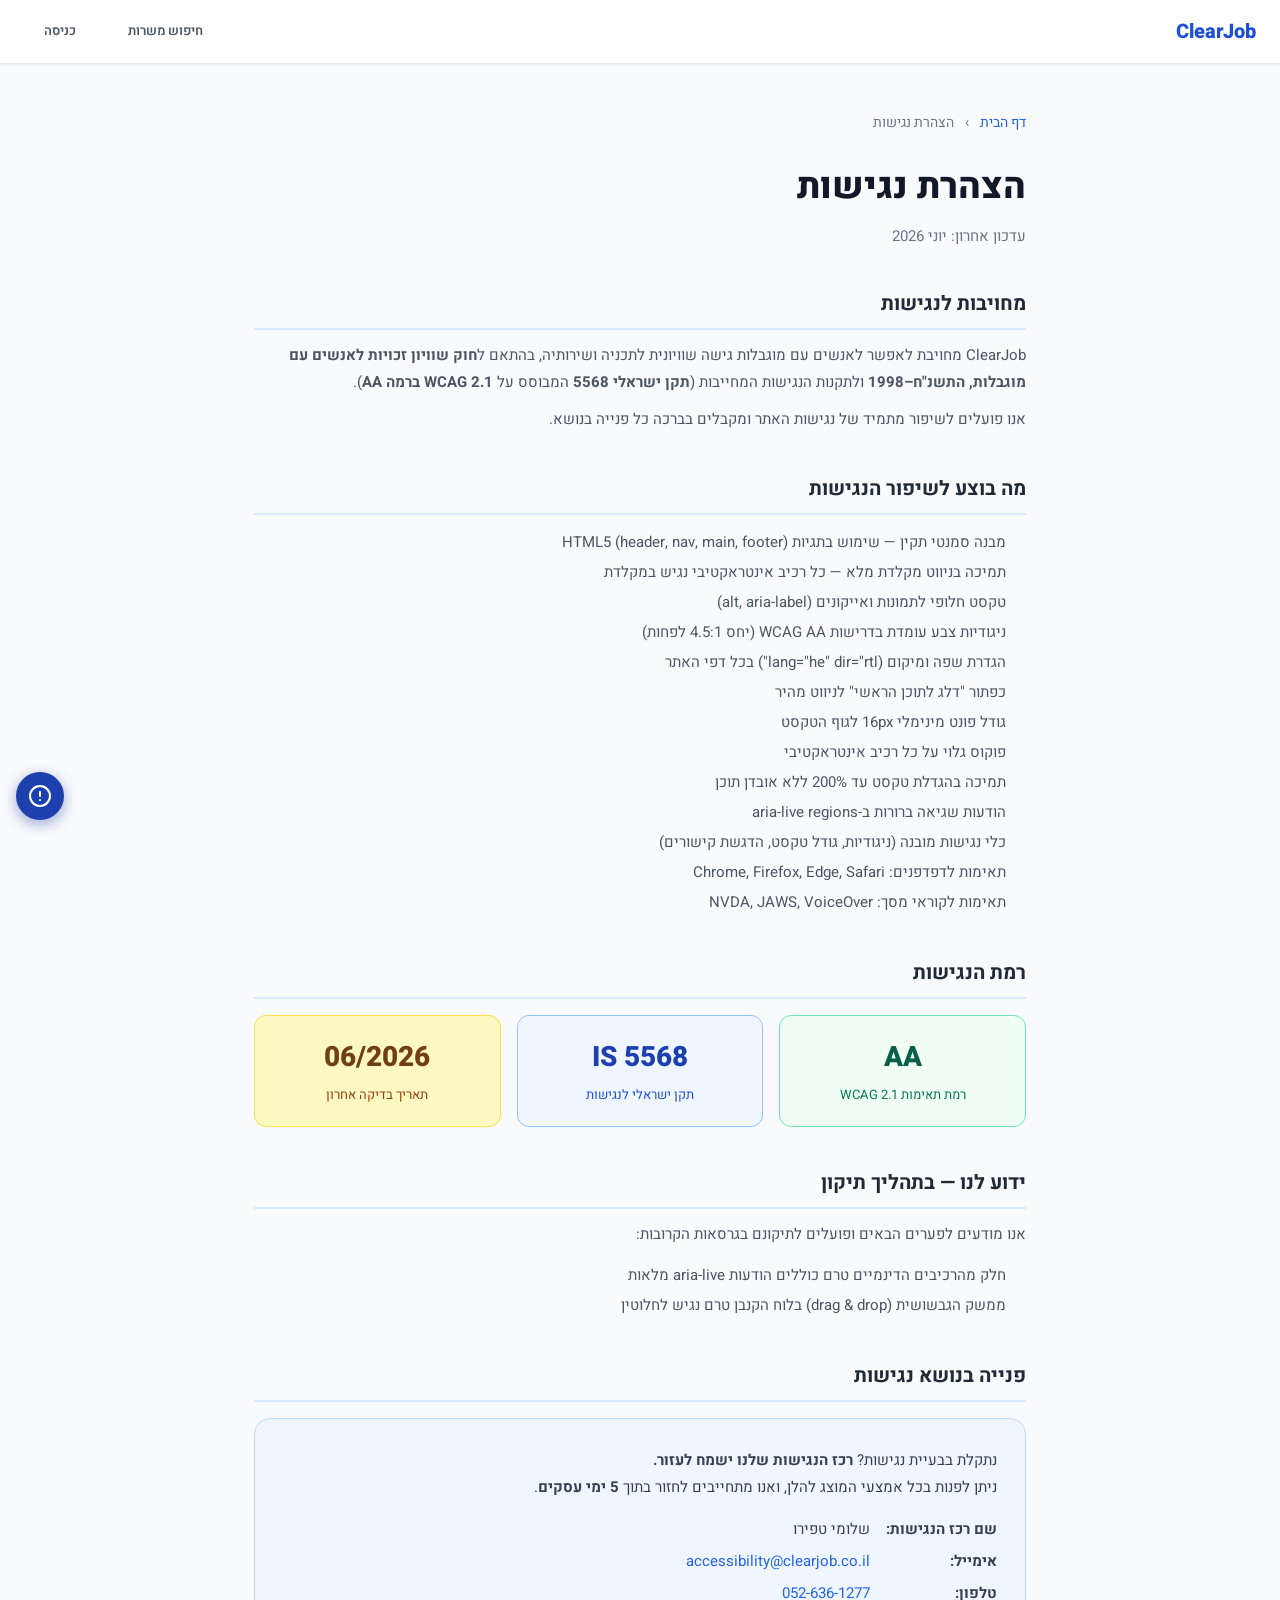
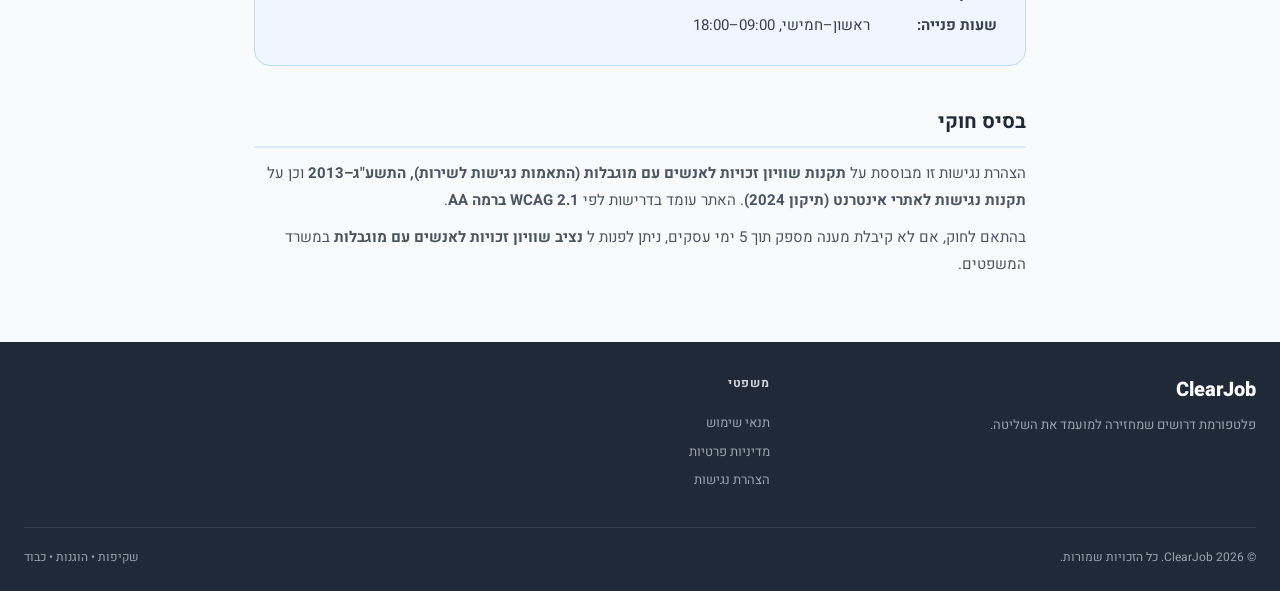
<file: accessibility.html>
<!DOCTYPE html>
<html lang="he" dir="rtl">
<head>
  <meta charset="UTF-8"/>
  <meta name="viewport" content="width=device-width, initial-scale=1.0"/>
  <title>הצהרת נגישות — ClearJob</title>
  <link rel="stylesheet" href="css/style.css"/>
  <meta name="description" content="הצהרת הנגישות של ClearJob — מחויבות לנגישות דיגיטלית לפי חוק שוויון זכויות לאנשים עם מוגבלות"/>
</head>
<body>

<!-- Navbar -->
<nav class="navbar" role="navigation" aria-label="ניווט ראשי">
  <div class="container navbar-inner">
    <a href="index.html" class="navbar-logo" aria-label="ClearJob — דף הבית">ClearJob</a>
    <div class="navbar-actions">
      <a href="jobs.html" class="btn btn-ghost">חיפוש משרות</a>
      <a href="login.html" class="btn btn-ghost">כניסה</a>
    </div>
  </div>
</nav>

<main id="main-content" class="container" style="max-width:820px; padding-top:48px; padding-bottom:64px;">

  <nav aria-label="ניווט ארגז לחם" style="margin-bottom:24px; font-size:14px; color:var(--gray-500)">
    <a href="index.html" style="color:var(--primary-600); text-decoration:none">דף הבית</a>
    <span style="margin:0 8px">›</span>
    <span aria-current="page">הצהרת נגישות</span>
  </nav>

  <h1 style="font-size:clamp(24px,4vw,36px); font-weight:800; margin-bottom:8px; color:var(--gray-900)">הצהרת נגישות</h1>
  <p style="color:var(--gray-500); font-size:15px; margin-bottom:40px">עדכון אחרון: יוני 2026</p>

  <!-- Section 1 -->
  <section aria-labelledby="s1-title" style="margin-bottom:40px;">
    <h2 id="s1-title" style="font-size:20px; font-weight:700; margin-bottom:12px; color:var(--gray-800); border-bottom:2px solid var(--primary-100); padding-bottom:8px">מחויבות לנגישות</h2>
    <p style="color:var(--gray-600); line-height:1.8">
      ClearJob מחויבת לאפשר לאנשים עם מוגבלות גישה שוויונית לתכניה ושירותיה, בהתאם
      ל<strong>חוק שוויון זכויות לאנשים עם מוגבלות, התשנ"ח–1998</strong>
      ולתקנות הנגישות המחייבות (<strong>תקן ישראלי 5568</strong> המבוסס על
      <strong>WCAG 2.1 ברמה AA</strong>).
    </p>
    <p style="color:var(--gray-600); line-height:1.8; margin-top:10px">
      אנו פועלים לשיפור מתמיד של נגישות האתר ומקבלים בברכה כל פנייה בנושא.
    </p>
  </section>

  <!-- Section 2 -->
  <section aria-labelledby="s2-title" style="margin-bottom:40px;">
    <h2 id="s2-title" style="font-size:20px; font-weight:700; margin-bottom:12px; color:var(--gray-800); border-bottom:2px solid var(--primary-100); padding-bottom:8px">מה בוצע לשיפור הנגישות</h2>
    <ul style="color:var(--gray-600); line-height:2; padding-right:20px;">
      <li>מבנה סמנטי תקין — שימוש בתגיות HTML5 (header, nav, main, footer)</li>
      <li>תמיכה בניווט מקלדת מלא — כל רכיב אינטראקטיבי נגיש במקלדת</li>
      <li>טקסט חלופי לתמונות ואייקונים (alt, aria-label)</li>
      <li>ניגודיות צבע עומדת בדרישות WCAG AA (יחס 4.5:1 לפחות)</li>
      <li>הגדרת שפה ומיקום (lang="he" dir="rtl") בכל דפי האתר</li>
      <li>כפתור "דלג לתוכן הראשי" לניווט מהיר</li>
      <li>גודל פונט מינימלי 16px לגוף הטקסט</li>
      <li>פוקוס גלוי על כל רכיב אינטראקטיבי</li>
      <li>תמיכה בהגדלת טקסט עד 200% ללא אובדן תוכן</li>
      <li>הודעות שגיאה ברורות ב-aria-live regions</li>
      <li>כלי נגישות מובנה (ניגודיות, גודל טקסט, הדגשת קישורים)</li>
      <li>תאימות לדפדפנים: Chrome, Firefox, Edge, Safari</li>
      <li>תאימות לקוראי מסך: NVDA, JAWS, VoiceOver</li>
    </ul>
  </section>

  <!-- Section 3 -->
  <section aria-labelledby="s3-title" style="margin-bottom:40px;">
    <h2 id="s3-title" style="font-size:20px; font-weight:700; margin-bottom:12px; color:var(--gray-800); border-bottom:2px solid var(--primary-100); padding-bottom:8px">רמת הנגישות</h2>
    <div style="display:grid; grid-template-columns:repeat(auto-fit,minmax(200px,1fr)); gap:16px; margin-top:16px;">
      <div style="background:var(--success-bg,#ecfdf5); border:1.5px solid #6ee7b7; border-radius:12px; padding:20px; text-align:center;">
        <div style="font-size:28px; font-weight:800; color:#065f46">AA</div>
        <div style="font-size:13px; color:#047857; margin-top:4px">רמת תאימות WCAG 2.1</div>
      </div>
      <div style="background:#eff6ff; border:1.5px solid #93c5fd; border-radius:12px; padding:20px; text-align:center;">
        <div style="font-size:28px; font-weight:800; color:#1e40af">IS 5568</div>
        <div style="font-size:13px; color:#1d4ed8; margin-top:4px">תקן ישראלי לנגישות</div>
      </div>
      <div style="background:#fef9c3; border:1.5px solid #fde047; border-radius:12px; padding:20px; text-align:center;">
        <div style="font-size:28px; font-weight:800; color:#713f12">06/2026</div>
        <div style="font-size:13px; color:#92400e; margin-top:4px">תאריך בדיקה אחרון</div>
      </div>
    </div>
  </section>

  <!-- Section 4 -->
  <section aria-labelledby="s4-title" style="margin-bottom:40px;">
    <h2 id="s4-title" style="font-size:20px; font-weight:700; margin-bottom:12px; color:var(--gray-800); border-bottom:2px solid var(--primary-100); padding-bottom:8px">ידוע לנו — בתהליך תיקון</h2>
    <p style="color:var(--gray-600); line-height:1.8; margin-bottom:12px">
      אנו מודעים לפערים הבאים ופועלים לתיקונם בגרסאות הקרובות:
    </p>
    <ul style="color:var(--gray-600); line-height:2; padding-right:20px;">
      <li>חלק מהרכיבים הדינמיים טרם כוללים הודעות aria-live מלאות</li>
      <li>ממשק הגבשושית (drag &amp; drop) בלוח הקנבן טרם נגיש לחלוטין</li>
    </ul>
  </section>

  <!-- Section 5 – Contact -->
  <section aria-labelledby="s5-title" style="margin-bottom:40px;">
    <h2 id="s5-title" style="font-size:20px; font-weight:700; margin-bottom:16px; color:var(--gray-800); border-bottom:2px solid var(--primary-100); padding-bottom:8px">פנייה בנושא נגישות</h2>
    <div style="background:var(--primary-50,#eff6ff); border:1.5px solid var(--primary-200,#bfdbfe); border-radius:16px; padding:28px;">
      <p style="color:var(--gray-700); line-height:1.8; margin-bottom:16px">
        נתקלת בבעיית נגישות? <strong>רכז הנגישות שלנו ישמח לעזור.</strong><br/>
        ניתן לפנות בכל אמצעי המוצג להלן, ואנו מתחייבים לחזור בתוך <strong>5 ימי עסקים</strong>.
      </p>
      <dl style="display:grid; grid-template-columns:auto 1fr; gap:8px 16px; color:var(--gray-700); font-size:15px;">
        <dt style="font-weight:700; white-space:nowrap">שם רכז הנגישות:</dt>
        <dd style="margin:0">שלומי טפירו</dd>
        <dt style="font-weight:700; white-space:nowrap">אימייל:</dt>
        <dd style="margin:0"><a href="mailto:accessibility@clearjob.co.il" style="color:var(--primary-600)">accessibility@clearjob.co.il</a></dd>
        <dt style="font-weight:700; white-space:nowrap">טלפון:</dt>
        <dd style="margin:0"><a href="tel:+972526361277" style="color:var(--primary-600)">052-636-1277</a></dd>
        <dt style="font-weight:700; white-space:nowrap">שעות פנייה:</dt>
        <dd style="margin:0">ראשון–חמישי, 09:00–18:00</dd>
      </dl>
    </div>
  </section>

  <!-- Section 6 – Legal -->
  <section aria-labelledby="s6-title">
    <h2 id="s6-title" style="font-size:20px; font-weight:700; margin-bottom:12px; color:var(--gray-800); border-bottom:2px solid var(--primary-100); padding-bottom:8px">בסיס חוקי</h2>
    <p style="color:var(--gray-600); line-height:1.8">
      הצהרת נגישות זו מבוססת על
      <strong>תקנות שוויון זכויות לאנשים עם מוגבלות (התאמות נגישות לשירות), התשע"ג–2013</strong>
      וכן על <strong>תקנות נגישות לאתרי אינטרנט (תיקון 2024)</strong>.
      האתר עומד בדרישות לפי <strong>WCAG 2.1 ברמה AA</strong>.
    </p>
    <p style="color:var(--gray-600); line-height:1.8; margin-top:10px">
      בהתאם לחוק, אם לא קיבלת מענה מספק תוך 5 ימי עסקים, ניתן לפנות ל
      <strong>נציב שוויון זכויות לאנשים עם מוגבלות</strong>
      במשרד המשפטים.
    </p>
  </section>

</main>

<!-- Footer -->
<footer role="contentinfo">
  <div class="container">
    <div class="footer-inner">
      <div>
        <div class="footer-logo">ClearJob</div>
        <div class="footer-desc">פלטפורמת דרושים שמחזירה למועמד את השליטה.</div>
      </div>
      <div class="footer-col">
        <div class="footer-col-title">משפטי</div>
        <a href="terms.html">תנאי שימוש</a>
        <a href="privacy.html">מדיניות פרטיות</a>
        <a href="accessibility.html" aria-current="page">הצהרת נגישות</a>
      </div>
    </div>
    <div class="footer-bottom">
      <span>© 2026 ClearJob. כל הזכויות שמורות.</span>
      <span>שקיפות • הוגנות • כבוד</span>
    </div>
  </div>
</footer>

<script src="js/mobile.js"></script>
<script src="js/a11y.js"></script>
</body>
</html>
</file>
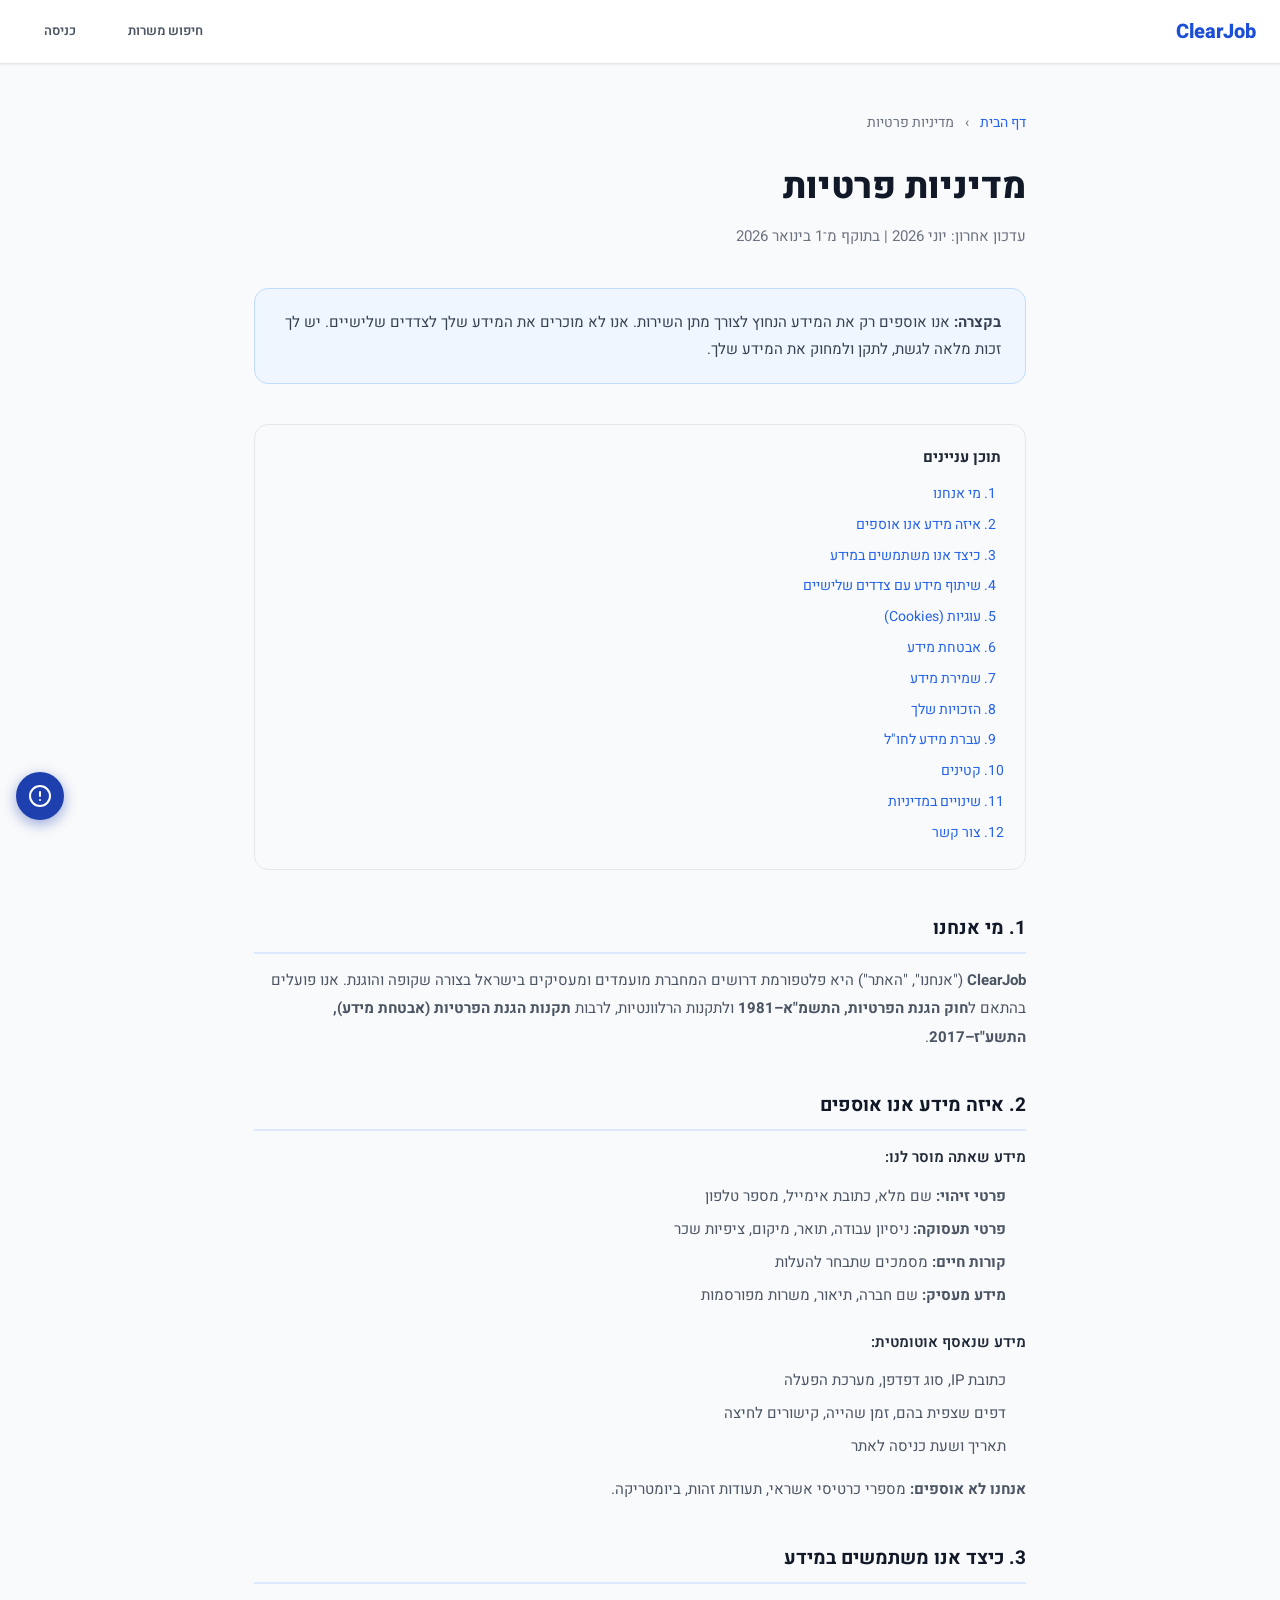
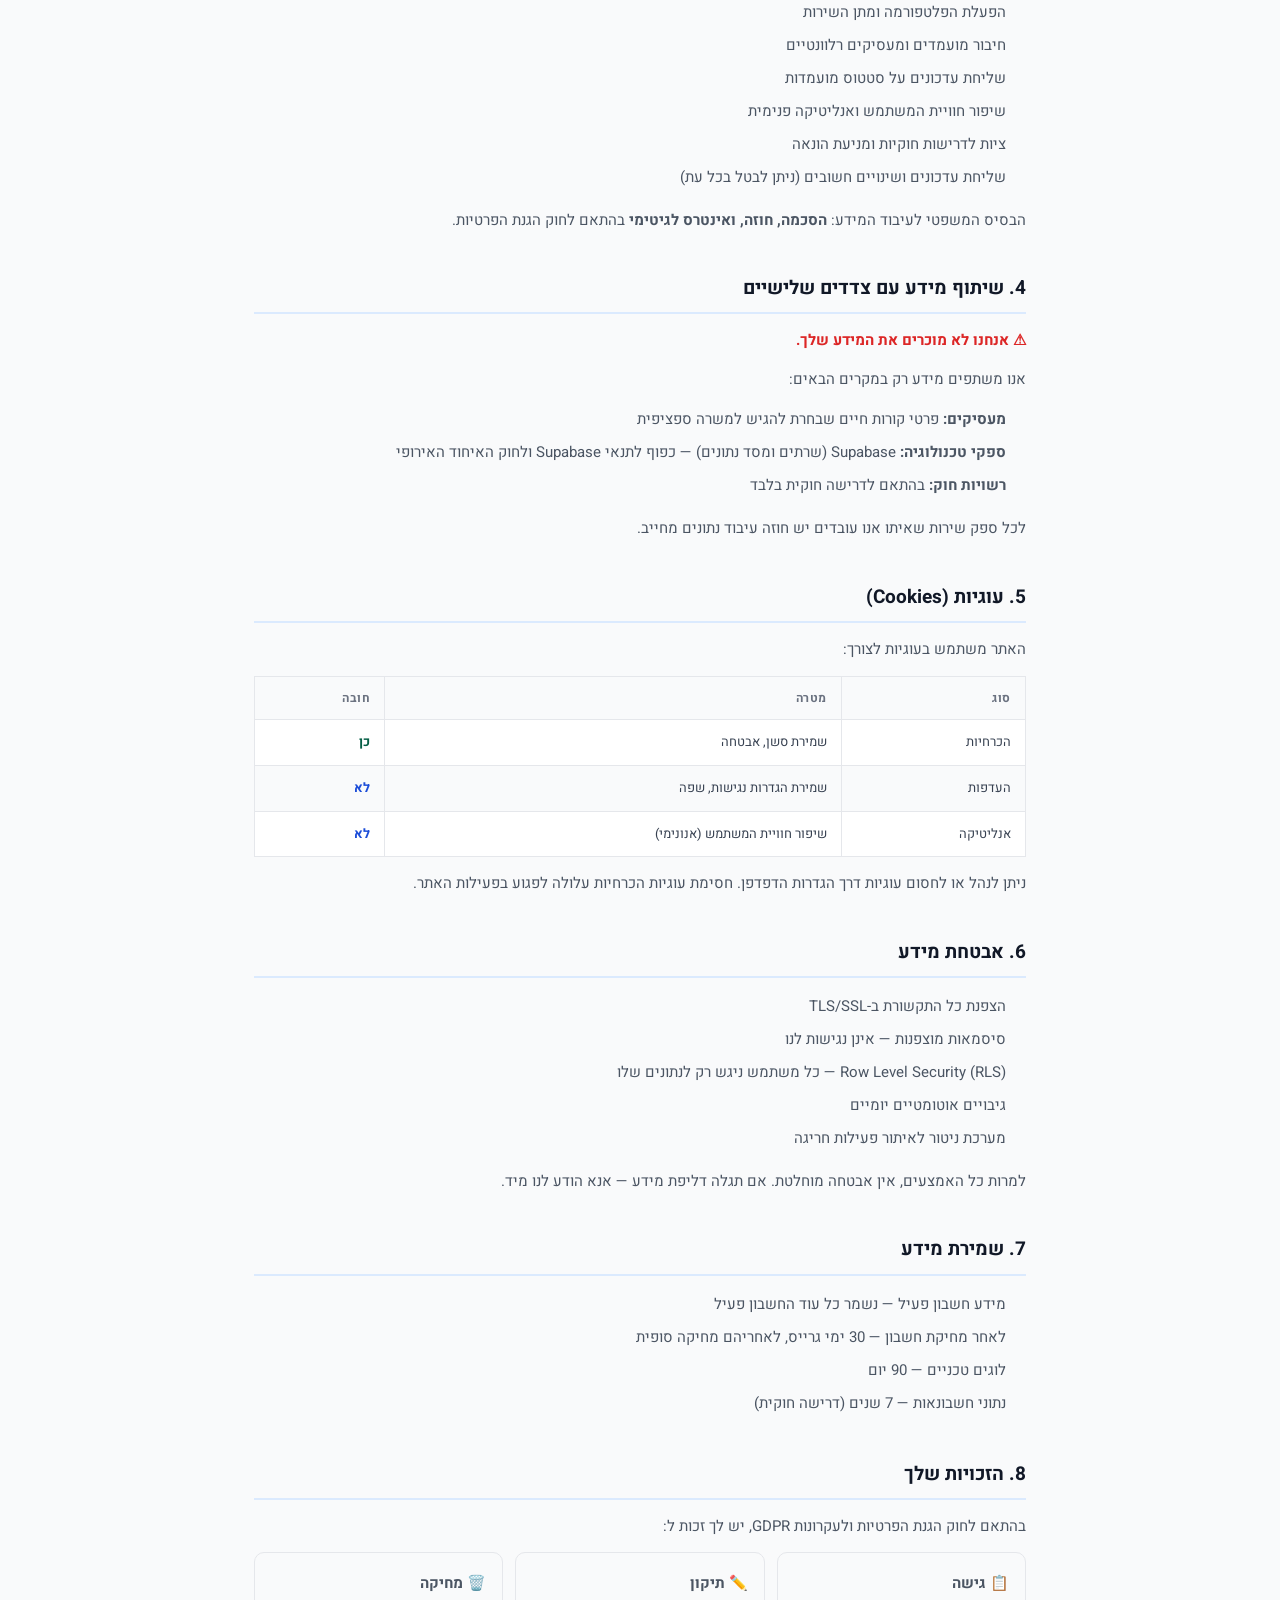
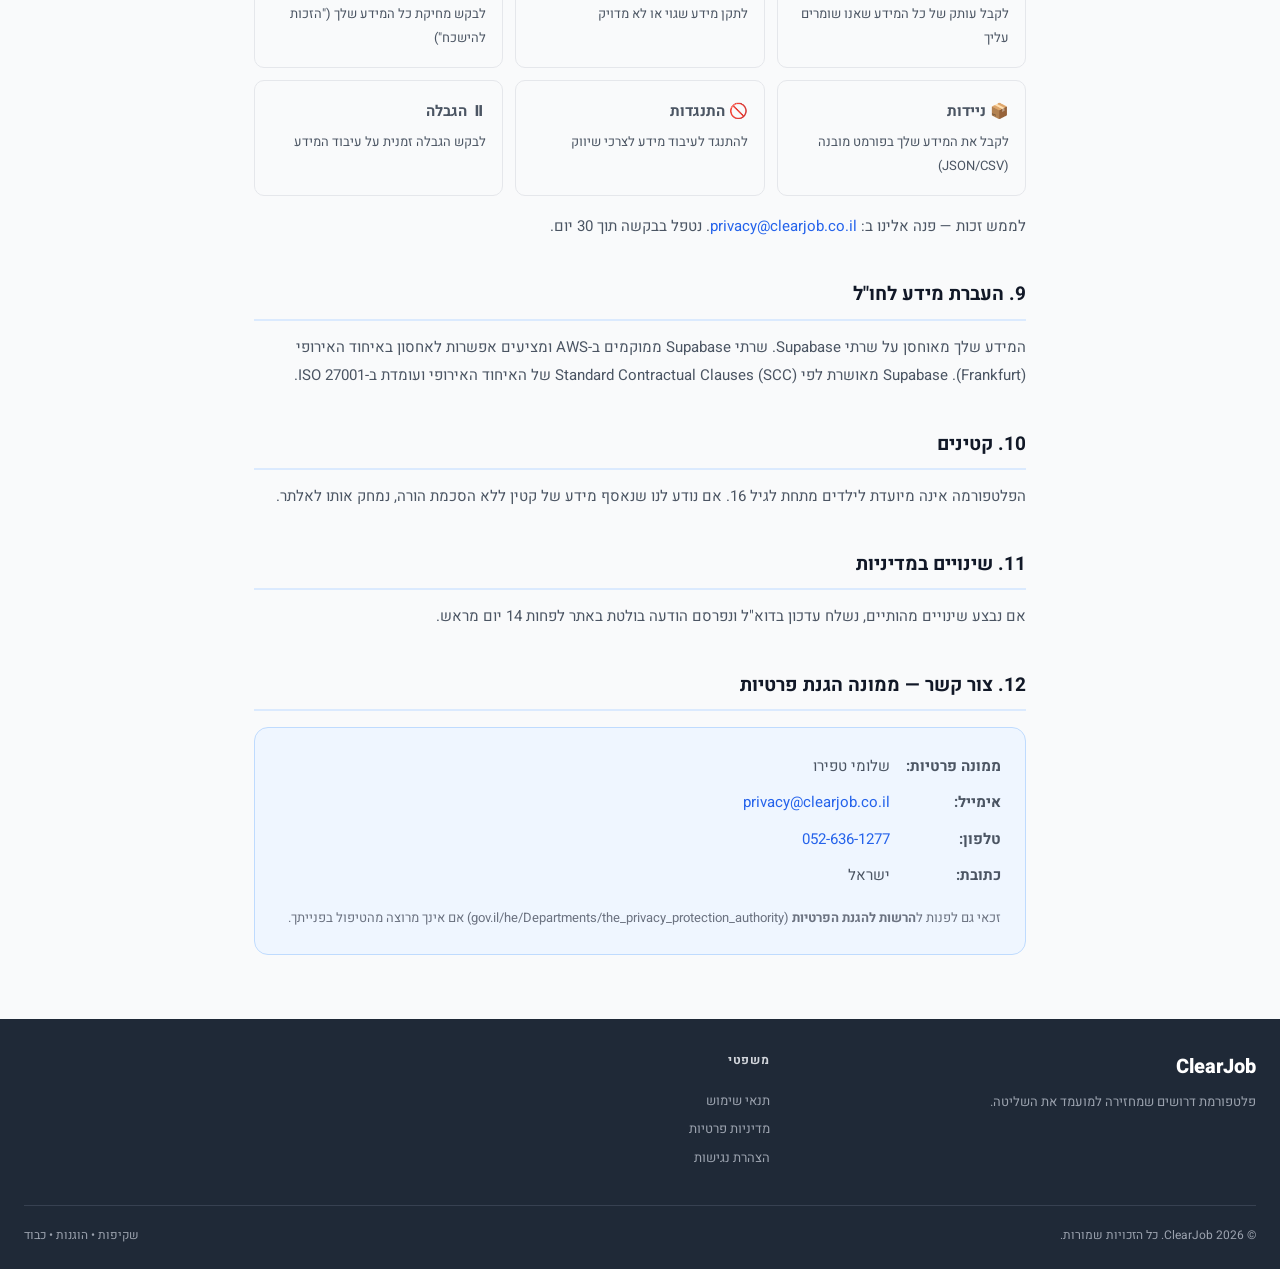
<file: privacy.html>
<!DOCTYPE html>
<html lang="he" dir="rtl">
<head>
  <meta charset="UTF-8"/>
  <meta name="viewport" content="width=device-width, initial-scale=1.0"/>
  <title>מדיניות פרטיות — ClearJob</title>
  <link rel="stylesheet" href="css/style.css"/>
  <meta name="description" content="מדיניות הפרטיות של ClearJob — כיצד אנו אוספים, משתמשים ושומרים על המידע שלך"/>
</head>
<body>

<nav class="navbar" role="navigation" aria-label="ניווט ראשי">
  <div class="container navbar-inner">
    <a href="index.html" class="navbar-logo" aria-label="ClearJob — דף הבית">ClearJob</a>
    <div class="navbar-actions">
      <a href="jobs.html" class="btn btn-ghost">חיפוש משרות</a>
      <a href="login.html" class="btn btn-ghost">כניסה</a>
    </div>
  </div>
</nav>

<main id="main-content" class="container" style="max-width:820px; padding-top:48px; padding-bottom:64px;">

  <nav aria-label="ניווט ארגז לחם" style="margin-bottom:24px; font-size:14px; color:var(--gray-500)">
    <a href="index.html" style="color:var(--primary-600); text-decoration:none">דף הבית</a>
    <span style="margin:0 8px">›</span>
    <span aria-current="page">מדיניות פרטיות</span>
  </nav>

  <h1 style="font-size:clamp(24px,4vw,36px); font-weight:800; margin-bottom:8px; color:var(--gray-900)">מדיניות פרטיות</h1>
  <p style="color:var(--gray-500); font-size:15px; margin-bottom:40px">עדכון אחרון: יוני 2026 | בתוקף מ־1 בינואר 2026</p>

  <!-- Intro box -->
  <div style="background:#eff6ff; border:1.5px solid #bfdbfe; border-radius:14px; padding:20px 24px; margin-bottom:40px; color:var(--gray-700); font-size:15px; line-height:1.8;">
    <strong>בקצרה:</strong> אנו אוספים רק את המידע הנחוץ לצורך מתן השירות. אנו לא מוכרים את המידע שלך לצדדים שלישיים. יש לך זכות מלאה לגשת, לתקן ולמחוק את המידע שלך.
  </div>

  <!-- TOC -->
  <nav aria-label="תוכן עניינים" style="background:var(--gray-50); border:1px solid var(--gray-200); border-radius:14px; padding:20px 24px; margin-bottom:40px;">
    <p style="font-weight:700; margin-bottom:10px; color:var(--gray-800)">תוכן עניינים</p>
    <ol style="color:var(--primary-600); line-height:2.2; padding-right:20px; font-size:14px;">
      <li><a href="#p1" style="color:inherit">מי אנחנו</a></li>
      <li><a href="#p2" style="color:inherit">איזה מידע אנו אוספים</a></li>
      <li><a href="#p3" style="color:inherit">כיצד אנו משתמשים במידע</a></li>
      <li><a href="#p4" style="color:inherit">שיתוף מידע עם צדדים שלישיים</a></li>
      <li><a href="#p5" style="color:inherit">עוגיות (Cookies)</a></li>
      <li><a href="#p6" style="color:inherit">אבטחת מידע</a></li>
      <li><a href="#p7" style="color:inherit">שמירת מידע</a></li>
      <li><a href="#p8" style="color:inherit">הזכויות שלך</a></li>
      <li><a href="#p9" style="color:inherit">עברת מידע לחו"ל</a></li>
      <li><a href="#p10" style="color:inherit">קטינים</a></li>
      <li><a href="#p11" style="color:inherit">שינויים במדיניות</a></li>
      <li><a href="#p12" style="color:inherit">צור קשר</a></li>
    </ol>
  </nav>

  <div style="color:var(--gray-600); line-height:1.9; font-size:15px;">

    <section id="p1" aria-labelledby="p1h" style="margin-bottom:36px;">
      <h2 id="p1h" style="font-size:19px; font-weight:700; color:var(--gray-900); margin-bottom:12px; padding-bottom:6px; border-bottom:2px solid var(--primary-100)">1. מי אנחנו</h2>
      <p><strong>ClearJob</strong> ("אנחנו", "האתר") היא פלטפורמת דרושים המחברת מועמדים ומעסיקים בישראל בצורה שקופה והוגנת. אנו פועלים בהתאם ל<strong>חוק הגנת הפרטיות, התשמ"א–1981</strong> ולתקנות הרלוונטיות, לרבות <strong>תקנות הגנת הפרטיות (אבטחת מידע), התשע"ז–2017</strong>.</p>
    </section>

    <section id="p2" aria-labelledby="p2h" style="margin-bottom:36px;">
      <h2 id="p2h" style="font-size:19px; font-weight:700; color:var(--gray-900); margin-bottom:12px; padding-bottom:6px; border-bottom:2px solid var(--primary-100)">2. איזה מידע אנו אוספים</h2>
      <p style="font-weight:600; margin-bottom:8px; color:var(--gray-800)">מידע שאתה מוסר לנו:</p>
      <ul style="padding-right:20px; line-height:2.2;">
        <li><strong>פרטי זיהוי:</strong> שם מלא, כתובת אימייל, מספר טלפון</li>
        <li><strong>פרטי תעסוקה:</strong> ניסיון עבודה, תואר, מיקום, ציפיות שכר</li>
        <li><strong>קורות חיים:</strong> מסמכים שתבחר להעלות</li>
        <li><strong>מידע מעסיק:</strong> שם חברה, תיאור, משרות מפורסמות</li>
      </ul>
      <p style="font-weight:600; margin:16px 0 8px; color:var(--gray-800)">מידע שנאסף אוטומטית:</p>
      <ul style="padding-right:20px; line-height:2.2;">
        <li>כתובת IP, סוג דפדפן, מערכת הפעלה</li>
        <li>דפים שצפית בהם, זמן שהייה, קישורים לחיצה</li>
        <li>תאריך ושעת כניסה לאתר</li>
      </ul>
      <p style="margin-top:12px"><strong>אנחנו לא אוספים:</strong> מספרי כרטיסי אשראי, תעודות זהות, ביומטריקה.</p>
    </section>

    <section id="p3" aria-labelledby="p3h" style="margin-bottom:36px;">
      <h2 id="p3h" style="font-size:19px; font-weight:700; color:var(--gray-900); margin-bottom:12px; padding-bottom:6px; border-bottom:2px solid var(--primary-100)">3. כיצד אנו משתמשים במידע</h2>
      <ul style="padding-right:20px; line-height:2.2;">
        <li>הפעלת הפלטפורמה ומתן השירות</li>
        <li>חיבור מועמדים ומעסיקים רלוונטיים</li>
        <li>שליחת עדכונים על סטטוס מועמדות</li>
        <li>שיפור חוויית המשתמש ואנליטיקה פנימית</li>
        <li>ציות לדרישות חוקיות ומניעת הונאה</li>
        <li>שליחת עדכונים ושינויים חשובים (ניתן לבטל בכל עת)</li>
      </ul>
      <p style="margin-top:12px">הבסיס המשפטי לעיבוד המידע: <strong>הסכמה, חוזה, ואינטרס לגיטימי</strong> בהתאם לחוק הגנת הפרטיות.</p>
    </section>

    <section id="p4" aria-labelledby="p4h" style="margin-bottom:36px;">
      <h2 id="p4h" style="font-size:19px; font-weight:700; color:var(--gray-900); margin-bottom:12px; padding-bottom:6px; border-bottom:2px solid var(--primary-100)">4. שיתוף מידע עם צדדים שלישיים</h2>
      <p style="font-weight:700; color:#dc2626; margin-bottom:10px">⚠ אנחנו לא מוכרים את המידע שלך.</p>
      <p>אנו משתפים מידע רק במקרים הבאים:</p>
      <ul style="padding-right:20px; margin-top:10px; line-height:2.2;">
        <li><strong>מעסיקים:</strong> פרטי קורות חיים שבחרת להגיש למשרה ספציפית</li>
        <li><strong>ספקי טכנולוגיה:</strong> Supabase (שרתים ומסד נתונים) — כפוף לתנאי Supabase ולחוק האיחוד האירופי</li>
        <li><strong>רשויות חוק:</strong> בהתאם לדרישה חוקית בלבד</li>
      </ul>
      <p style="margin-top:12px">לכל ספק שירות שאיתו אנו עובדים יש חוזה עיבוד נתונים מחייב.</p>
    </section>

    <section id="p5" aria-labelledby="p5h" style="margin-bottom:36px;">
      <h2 id="p5h" style="font-size:19px; font-weight:700; color:var(--gray-900); margin-bottom:12px; padding-bottom:6px; border-bottom:2px solid var(--primary-100)">5. עוגיות (Cookies)</h2>
      <p>האתר משתמש בעוגיות לצורך:</p>
      <div style="overflow-x:auto; margin-top:12px;">
        <table style="width:100%; border-collapse:collapse; font-size:14px;" role="table" aria-label="סוגי עוגיות">
          <thead>
            <tr style="background:var(--gray-100);">
              <th scope="col" style="padding:10px 14px; text-align:right; border:1px solid var(--gray-200); font-weight:700">סוג</th>
              <th scope="col" style="padding:10px 14px; text-align:right; border:1px solid var(--gray-200); font-weight:700">מטרה</th>
              <th scope="col" style="padding:10px 14px; text-align:right; border:1px solid var(--gray-200); font-weight:700">חובה</th>
            </tr>
          </thead>
          <tbody>
            <tr>
              <td style="padding:10px 14px; border:1px solid var(--gray-200)">הכרחיות</td>
              <td style="padding:10px 14px; border:1px solid var(--gray-200)">שמירת סשן, אבטחה</td>
              <td style="padding:10px 14px; border:1px solid var(--gray-200); color:#065f46; font-weight:700">כן</td>
            </tr>
            <tr style="background:var(--gray-50)">
              <td style="padding:10px 14px; border:1px solid var(--gray-200)">העדפות</td>
              <td style="padding:10px 14px; border:1px solid var(--gray-200)">שמירת הגדרות נגישות, שפה</td>
              <td style="padding:10px 14px; border:1px solid var(--gray-200); color:#1d4ed8; font-weight:700">לא</td>
            </tr>
            <tr>
              <td style="padding:10px 14px; border:1px solid var(--gray-200)">אנליטיקה</td>
              <td style="padding:10px 14px; border:1px solid var(--gray-200)">שיפור חוויית המשתמש (אנונימי)</td>
              <td style="padding:10px 14px; border:1px solid var(--gray-200); color:#1d4ed8; font-weight:700">לא</td>
            </tr>
          </tbody>
        </table>
      </div>
      <p style="margin-top:12px">ניתן לנהל או לחסום עוגיות דרך הגדרות הדפדפן. חסימת עוגיות הכרחיות עלולה לפגוע בפעילות האתר.</p>
    </section>

    <section id="p6" aria-labelledby="p6h" style="margin-bottom:36px;">
      <h2 id="p6h" style="font-size:19px; font-weight:700; color:var(--gray-900); margin-bottom:12px; padding-bottom:6px; border-bottom:2px solid var(--primary-100)">6. אבטחת מידע</h2>
      <ul style="padding-right:20px; line-height:2.2;">
        <li>הצפנת כל התקשורת ב-TLS/SSL</li>
        <li>סיסמאות מוצפנות — אינן נגישות לנו</li>
        <li>Row Level Security (RLS) — כל משתמש ניגש רק לנתונים שלו</li>
        <li>גיבויים אוטומטיים יומיים</li>
        <li>מערכת ניטור לאיתור פעילות חריגה</li>
      </ul>
      <p style="margin-top:12px">למרות כל האמצעים, אין אבטחה מוחלטת. אם תגלה דליפת מידע — אנא הודע לנו מיד.</p>
    </section>

    <section id="p7" aria-labelledby="p7h" style="margin-bottom:36px;">
      <h2 id="p7h" style="font-size:19px; font-weight:700; color:var(--gray-900); margin-bottom:12px; padding-bottom:6px; border-bottom:2px solid var(--primary-100)">7. שמירת מידע</h2>
      <ul style="padding-right:20px; line-height:2.2;">
        <li>מידע חשבון פעיל — נשמר כל עוד החשבון פעיל</li>
        <li>לאחר מחיקת חשבון — 30 ימי גרייס, לאחריהם מחיקה סופית</li>
        <li>לוגים טכניים — 90 יום</li>
        <li>נתוני חשבונאות — 7 שנים (דרישה חוקית)</li>
      </ul>
    </section>

    <section id="p8" aria-labelledby="p8h" style="margin-bottom:36px;">
      <h2 id="p8h" style="font-size:19px; font-weight:700; color:var(--gray-900); margin-bottom:12px; padding-bottom:6px; border-bottom:2px solid var(--primary-100)">8. הזכויות שלך</h2>
      <p style="margin-bottom:12px">בהתאם לחוק הגנת הפרטיות ולעקרונות GDPR, יש לך זכות ל:</p>
      <div style="display:grid; grid-template-columns:repeat(auto-fit,minmax(220px,1fr)); gap:12px;">
        <div style="background:var(--gray-50); border:1px solid var(--gray-200); border-radius:10px; padding:16px;">
          <div style="font-weight:700; margin-bottom:4px">📋 גישה</div>
          <div style="font-size:13px; color:var(--gray-600)">לקבל עותק של כל המידע שאנו שומרים עליך</div>
        </div>
        <div style="background:var(--gray-50); border:1px solid var(--gray-200); border-radius:10px; padding:16px;">
          <div style="font-weight:700; margin-bottom:4px">✏️ תיקון</div>
          <div style="font-size:13px; color:var(--gray-600)">לתקן מידע שגוי או לא מדויק</div>
        </div>
        <div style="background:var(--gray-50); border:1px solid var(--gray-200); border-radius:10px; padding:16px;">
          <div style="font-weight:700; margin-bottom:4px">🗑️ מחיקה</div>
          <div style="font-size:13px; color:var(--gray-600)">לבקש מחיקת כל המידע שלך ("הזכות להישכח")</div>
        </div>
        <div style="background:var(--gray-50); border:1px solid var(--gray-200); border-radius:10px; padding:16px;">
          <div style="font-weight:700; margin-bottom:4px">📦 ניידות</div>
          <div style="font-size:13px; color:var(--gray-600)">לקבל את המידע שלך בפורמט מובנה (JSON/CSV)</div>
        </div>
        <div style="background:var(--gray-50); border:1px solid var(--gray-200); border-radius:10px; padding:16px;">
          <div style="font-weight:700; margin-bottom:4px">🚫 התנגדות</div>
          <div style="font-size:13px; color:var(--gray-600)">להתנגד לעיבוד מידע לצרכי שיווק</div>
        </div>
        <div style="background:var(--gray-50); border:1px solid var(--gray-200); border-radius:10px; padding:16px;">
          <div style="font-weight:700; margin-bottom:4px">⏸ הגבלה</div>
          <div style="font-size:13px; color:var(--gray-600)">לבקש הגבלה זמנית על עיבוד המידע</div>
        </div>
      </div>
      <p style="margin-top:16px">לממש זכות — פנה אלינו ב: <a href="mailto:privacy@clearjob.co.il" style="color:var(--primary-600)">privacy@clearjob.co.il</a>. נטפל בבקשה תוך 30 יום.</p>
    </section>

    <section id="p9" aria-labelledby="p9h" style="margin-bottom:36px;">
      <h2 id="p9h" style="font-size:19px; font-weight:700; color:var(--gray-900); margin-bottom:12px; padding-bottom:6px; border-bottom:2px solid var(--primary-100)">9. העברת מידע לחו"ל</h2>
      <p>המידע שלך מאוחסן על שרתי Supabase. שרתי Supabase ממוקמים ב-AWS ומציעים אפשרות לאחסון באיחוד האירופי (Frankfurt). Supabase מאושרת לפי Standard Contractual Clauses (SCC) של האיחוד האירופי ועומדת ב-ISO 27001.</p>
    </section>

    <section id="p10" aria-labelledby="p10h" style="margin-bottom:36px;">
      <h2 id="p10h" style="font-size:19px; font-weight:700; color:var(--gray-900); margin-bottom:12px; padding-bottom:6px; border-bottom:2px solid var(--primary-100)">10. קטינים</h2>
      <p>הפלטפורמה אינה מיועדת לילדים מתחת לגיל 16. אם נודע לנו שנאסף מידע של קטין ללא הסכמת הורה, נמחק אותו לאלתר.</p>
    </section>

    <section id="p11" aria-labelledby="p11h" style="margin-bottom:36px;">
      <h2 id="p11h" style="font-size:19px; font-weight:700; color:var(--gray-900); margin-bottom:12px; padding-bottom:6px; border-bottom:2px solid var(--primary-100)">11. שינויים במדיניות</h2>
      <p>אם נבצע שינויים מהותיים, נשלח עדכון בדוא"ל ונפרסם הודעה בולטת באתר לפחות 14 יום מראש.</p>
    </section>

    <section id="p12" aria-labelledby="p12h">
      <h2 id="p12h" style="font-size:19px; font-weight:700; color:var(--gray-900); margin-bottom:16px; padding-bottom:6px; border-bottom:2px solid var(--primary-100)">12. צור קשר — ממונה הגנת פרטיות</h2>
      <div style="background:var(--primary-50,#eff6ff); border:1.5px solid var(--primary-200,#bfdbfe); border-radius:14px; padding:24px;">
        <dl style="display:grid; grid-template-columns:auto 1fr; gap:8px 16px; font-size:15px;">
          <dt style="font-weight:700">ממונה פרטיות:</dt><dd style="margin:0">שלומי טפירו</dd>
          <dt style="font-weight:700">אימייל:</dt><dd style="margin:0"><a href="mailto:privacy@clearjob.co.il" style="color:var(--primary-600)">privacy@clearjob.co.il</a></dd>
          <dt style="font-weight:700">טלפון:</dt><dd style="margin:0"><a href="tel:+972526361277" style="color:var(--primary-600)">052-636-1277</a></dd>
          <dt style="font-weight:700">כתובת:</dt><dd style="margin:0">ישראל</dd>
        </dl>
        <p style="margin-top:16px; font-size:13px; color:var(--gray-500)">
          זכאי גם לפנות ל<strong>הרשות להגנת הפרטיות</strong> (gov.il/he/Departments/the_privacy_protection_authority) אם אינך מרוצה מהטיפול בפנייתך.
        </p>
      </div>
    </section>

  </div>
</main>

<footer role="contentinfo">
  <div class="container">
    <div class="footer-inner">
      <div>
        <div class="footer-logo">ClearJob</div>
        <div class="footer-desc">פלטפורמת דרושים שמחזירה למועמד את השליטה.</div>
      </div>
      <div class="footer-col">
        <div class="footer-col-title">משפטי</div>
        <a href="terms.html">תנאי שימוש</a>
        <a href="privacy.html" aria-current="page">מדיניות פרטיות</a>
        <a href="accessibility.html">הצהרת נגישות</a>
      </div>
    </div>
    <div class="footer-bottom">
      <span>© 2026 ClearJob. כל הזכויות שמורות.</span>
      <span>שקיפות • הוגנות • כבוד</span>
    </div>
  </div>
</footer>

<script src="js/mobile.js"></script>
<script src="js/a11y.js"></script>
</body>
</html>
</file>
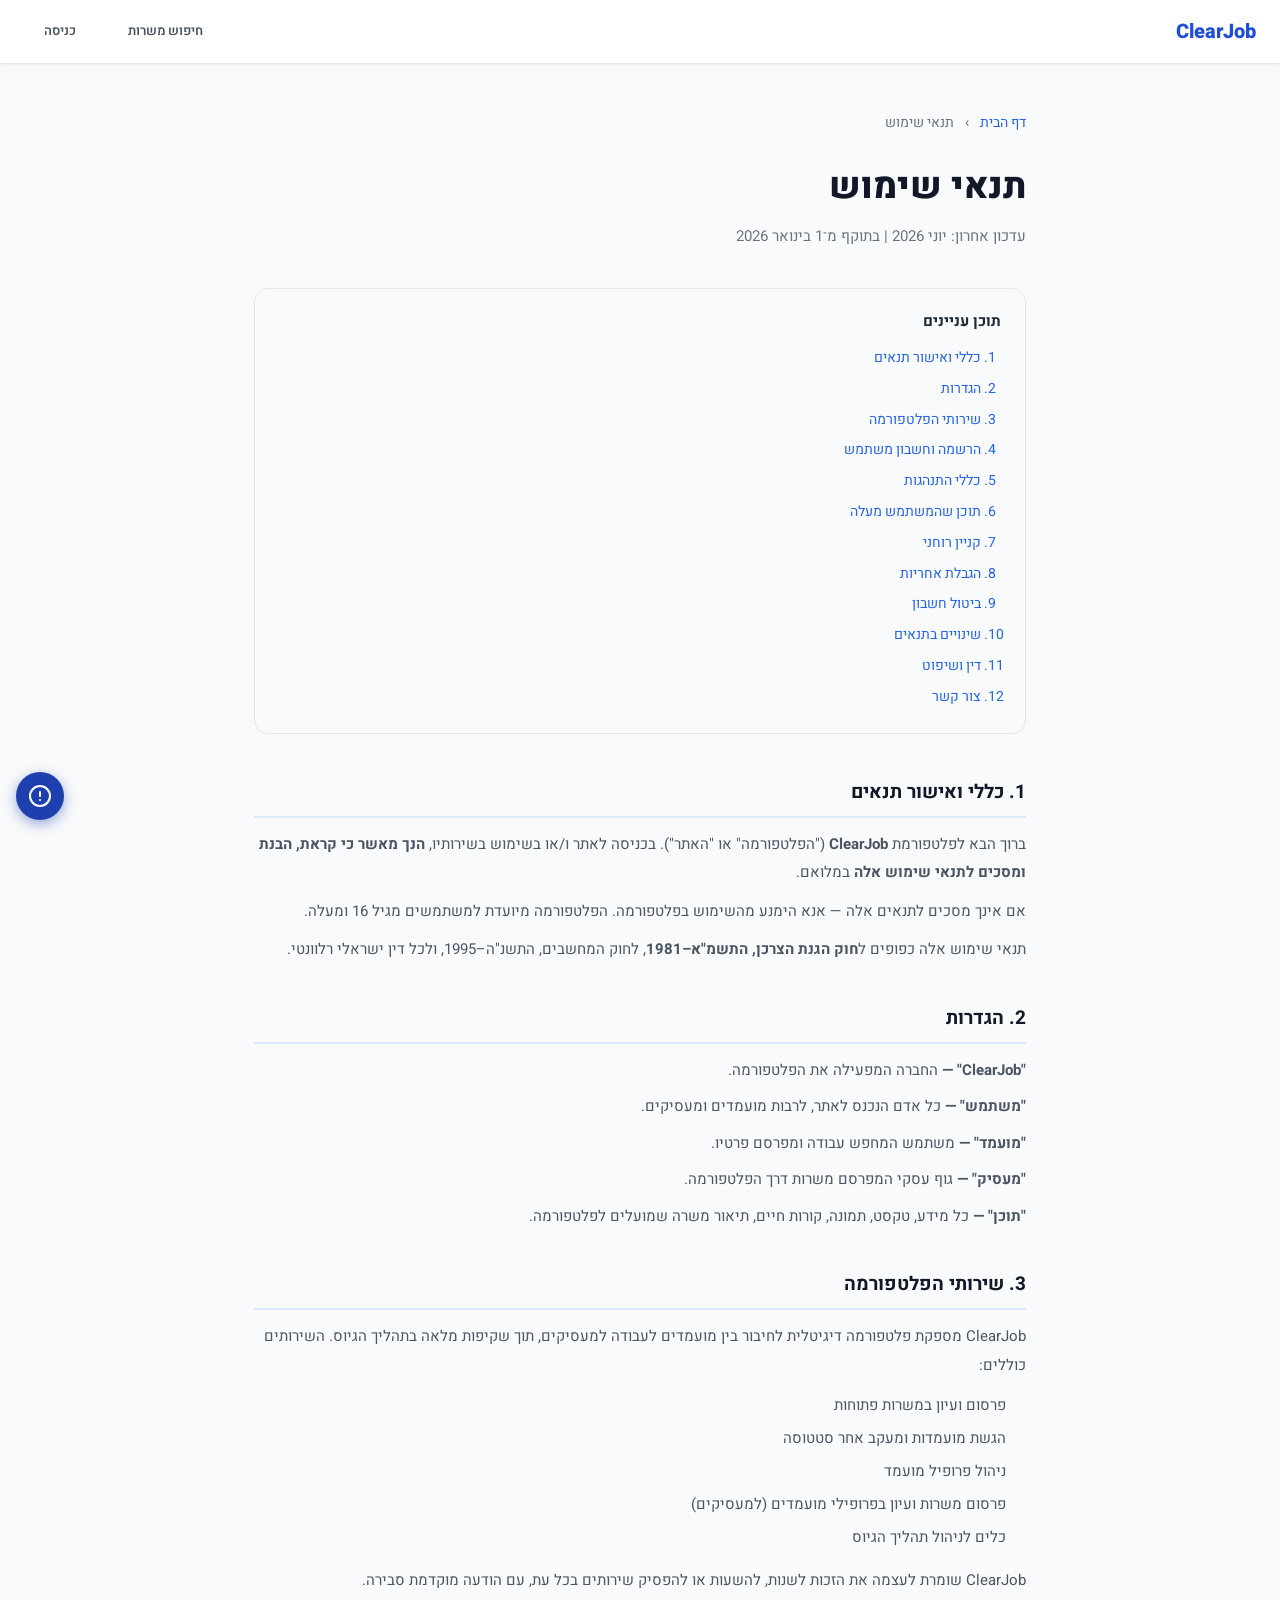
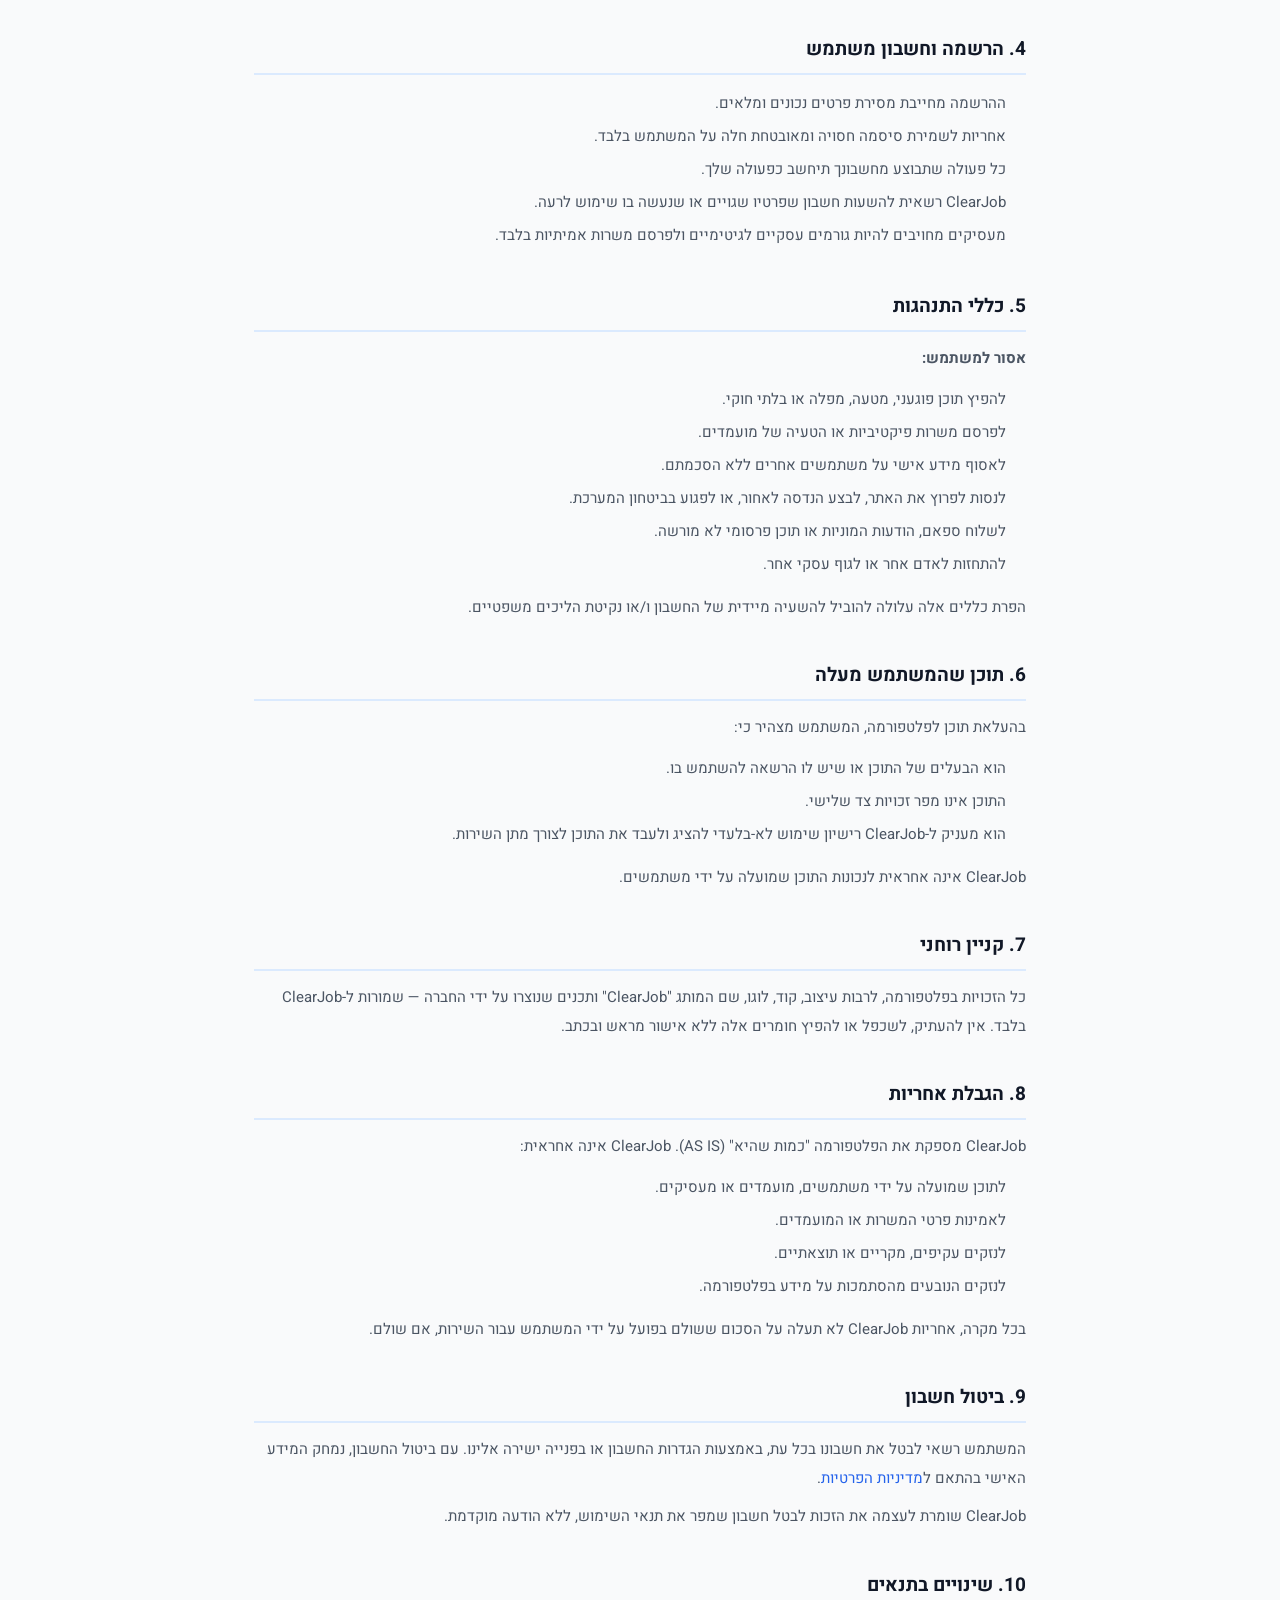
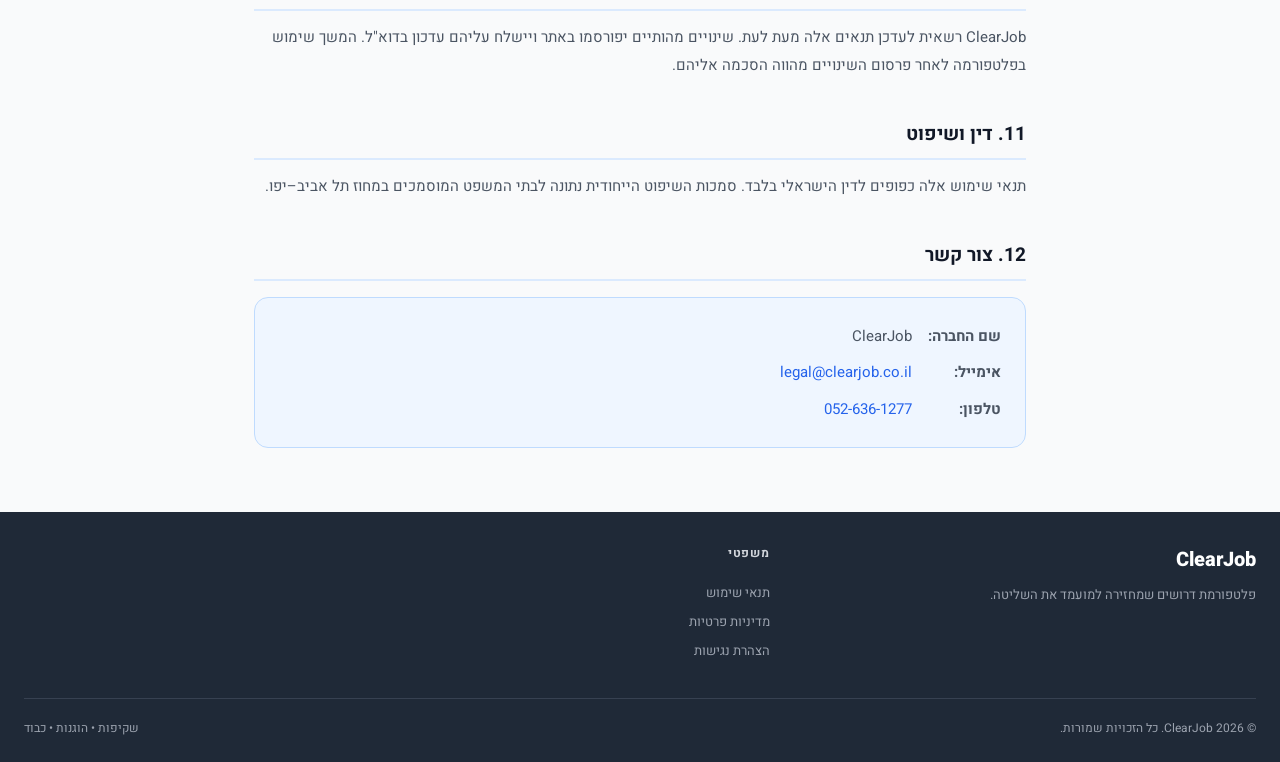
<file: terms.html>
<!DOCTYPE html>
<html lang="he" dir="rtl">
<head>
  <meta charset="UTF-8"/>
  <meta name="viewport" content="width=device-width, initial-scale=1.0"/>
  <title>תנאי שימוש — ClearJob</title>
  <link rel="stylesheet" href="css/style.css"/>
  <meta name="description" content="תנאי השימוש של פלטפורמת ClearJob"/>
</head>
<body>

<nav class="navbar" role="navigation" aria-label="ניווט ראשי">
  <div class="container navbar-inner">
    <a href="index.html" class="navbar-logo" aria-label="ClearJob — דף הבית">ClearJob</a>
    <div class="navbar-actions">
      <a href="jobs.html" class="btn btn-ghost">חיפוש משרות</a>
      <a href="login.html" class="btn btn-ghost">כניסה</a>
    </div>
  </div>
</nav>

<main id="main-content" class="container" style="max-width:820px; padding-top:48px; padding-bottom:64px;">

  <nav aria-label="ניווט ארגז לחם" style="margin-bottom:24px; font-size:14px; color:var(--gray-500)">
    <a href="index.html" style="color:var(--primary-600); text-decoration:none">דף הבית</a>
    <span style="margin:0 8px">›</span>
    <span aria-current="page">תנאי שימוש</span>
  </nav>

  <h1 style="font-size:clamp(24px,4vw,36px); font-weight:800; margin-bottom:8px; color:var(--gray-900)">תנאי שימוש</h1>
  <p style="color:var(--gray-500); font-size:15px; margin-bottom:40px">עדכון אחרון: יוני 2026 | בתוקף מ־1 בינואר 2026</p>

  <!-- TOC -->
  <nav aria-label="תוכן עניינים" style="background:var(--gray-50); border:1px solid var(--gray-200); border-radius:14px; padding:20px 24px; margin-bottom:40px;">
    <p style="font-weight:700; margin-bottom:10px; color:var(--gray-800)">תוכן עניינים</p>
    <ol style="color:var(--primary-600); line-height:2.2; padding-right:20px; font-size:14px;">
      <li><a href="#s1" style="color:inherit">כללי ואישור תנאים</a></li>
      <li><a href="#s2" style="color:inherit">הגדרות</a></li>
      <li><a href="#s3" style="color:inherit">שירותי הפלטפורמה</a></li>
      <li><a href="#s4" style="color:inherit">הרשמה וחשבון משתמש</a></li>
      <li><a href="#s5" style="color:inherit">כללי התנהגות</a></li>
      <li><a href="#s6" style="color:inherit">תוכן שהמשתמש מעלה</a></li>
      <li><a href="#s7" style="color:inherit">קניין רוחני</a></li>
      <li><a href="#s8" style="color:inherit">הגבלת אחריות</a></li>
      <li><a href="#s9" style="color:inherit">ביטול חשבון</a></li>
      <li><a href="#s10" style="color:inherit">שינויים בתנאים</a></li>
      <li><a href="#s11" style="color:inherit">דין ושיפוט</a></li>
      <li><a href="#s12" style="color:inherit">צור קשר</a></li>
    </ol>
  </nav>

  <div style="color:var(--gray-600); line-height:1.9; font-size:15px;">

    <section id="s1" aria-labelledby="s1h" style="margin-bottom:36px;">
      <h2 id="s1h" style="font-size:19px; font-weight:700; color:var(--gray-900); margin-bottom:12px; padding-bottom:6px; border-bottom:2px solid var(--primary-100)">1. כללי ואישור תנאים</h2>
      <p>ברוך הבא לפלטפורמת <strong>ClearJob</strong> ("הפלטפורמה" או "האתר"). בכניסה לאתר ו/או בשימוש בשירותיו, <strong>הנך מאשר כי קראת, הבנת ומסכים לתנאי שימוש אלה</strong> במלואם.</p>
      <p style="margin-top:10px">אם אינך מסכים לתנאים אלה — אנא הימנע מהשימוש בפלטפורמה. הפלטפורמה מיועדת למשתמשים מגיל 16 ומעלה.</p>
      <p style="margin-top:10px">תנאי שימוש אלה כפופים ל<strong>חוק הגנת הצרכן, התשמ"א–1981</strong>, לחוק המחשבים, התשנ"ה–1995, ולכל דין ישראלי רלוונטי.</p>
    </section>

    <section id="s2" aria-labelledby="s2h" style="margin-bottom:36px;">
      <h2 id="s2h" style="font-size:19px; font-weight:700; color:var(--gray-900); margin-bottom:12px; padding-bottom:6px; border-bottom:2px solid var(--primary-100)">2. הגדרות</h2>
      <dl style="display:grid; gap:8px;">
        <div><dt style="font-weight:700; display:inline">"ClearJob" —</dt> <dd style="display:inline">החברה המפעילה את הפלטפורמה.</dd></div>
        <div><dt style="font-weight:700; display:inline">"משתמש" —</dt> <dd style="display:inline">כל אדם הנכנס לאתר, לרבות מועמדים ומעסיקים.</dd></div>
        <div><dt style="font-weight:700; display:inline">"מועמד" —</dt> <dd style="display:inline">משתמש המחפש עבודה ומפרסם פרטיו.</dd></div>
        <div><dt style="font-weight:700; display:inline">"מעסיק" —</dt> <dd style="display:inline">גוף עסקי המפרסם משרות דרך הפלטפורמה.</dd></div>
        <div><dt style="font-weight:700; display:inline">"תוכן" —</dt> <dd style="display:inline">כל מידע, טקסט, תמונה, קורות חיים, תיאור משרה שמועלים לפלטפורמה.</dd></div>
      </dl>
    </section>

    <section id="s3" aria-labelledby="s3h" style="margin-bottom:36px;">
      <h2 id="s3h" style="font-size:19px; font-weight:700; color:var(--gray-900); margin-bottom:12px; padding-bottom:6px; border-bottom:2px solid var(--primary-100)">3. שירותי הפלטפורמה</h2>
      <p>ClearJob מספקת פלטפורמה דיגיטלית לחיבור בין מועמדים לעבודה למעסיקים, תוך שקיפות מלאה בתהליך הגיוס. השירותים כוללים:</p>
      <ul style="padding-right:20px; margin-top:10px; line-height:2.2;">
        <li>פרסום ועיון במשרות פתוחות</li>
        <li>הגשת מועמדות ומעקב אחר סטטוסה</li>
        <li>ניהול פרופיל מועמד</li>
        <li>פרסום משרות ועיון בפרופילי מועמדים (למעסיקים)</li>
        <li>כלים לניהול תהליך הגיוס</li>
      </ul>
      <p style="margin-top:12px">ClearJob שומרת לעצמה את הזכות לשנות, להשעות או להפסיק שירותים בכל עת, עם הודעה מוקדמת סבירה.</p>
    </section>

    <section id="s4" aria-labelledby="s4h" style="margin-bottom:36px;">
      <h2 id="s4h" style="font-size:19px; font-weight:700; color:var(--gray-900); margin-bottom:12px; padding-bottom:6px; border-bottom:2px solid var(--primary-100)">4. הרשמה וחשבון משתמש</h2>
      <ul style="padding-right:20px; line-height:2.2;">
        <li>ההרשמה מחייבת מסירת פרטים נכונים ומלאים.</li>
        <li>אחריות לשמירת סיסמה חסויה ומאובטחת חלה על המשתמש בלבד.</li>
        <li>כל פעולה שתבוצע מחשבונך תיחשב כפעולה שלך.</li>
        <li>ClearJob רשאית להשעות חשבון שפרטיו שגויים או שנעשה בו שימוש לרעה.</li>
        <li>מעסיקים מחויבים להיות גורמים עסקיים לגיטימיים ולפרסם משרות אמיתיות בלבד.</li>
      </ul>
    </section>

    <section id="s5" aria-labelledby="s5h" style="margin-bottom:36px;">
      <h2 id="s5h" style="font-size:19px; font-weight:700; color:var(--gray-900); margin-bottom:12px; padding-bottom:6px; border-bottom:2px solid var(--primary-100)">5. כללי התנהגות</h2>
      <p style="margin-bottom:10px"><strong>אסור למשתמש:</strong></p>
      <ul style="padding-right:20px; line-height:2.2;">
        <li>להפיץ תוכן פוגעני, מטעה, מפלה או בלתי חוקי.</li>
        <li>לפרסם משרות פיקטיביות או הטעיה של מועמדים.</li>
        <li>לאסוף מידע אישי על משתמשים אחרים ללא הסכמתם.</li>
        <li>לנסות לפרוץ את האתר, לבצע הנדסה לאחור, או לפגוע בביטחון המערכת.</li>
        <li>לשלוח ספאם, הודעות המוניות או תוכן פרסומי לא מורשה.</li>
        <li>להתחזות לאדם אחר או לגוף עסקי אחר.</li>
      </ul>
      <p style="margin-top:12px">הפרת כללים אלה עלולה להוביל להשעיה מיידית של החשבון ו/או נקיטת הליכים משפטיים.</p>
    </section>

    <section id="s6" aria-labelledby="s6h" style="margin-bottom:36px;">
      <h2 id="s6h" style="font-size:19px; font-weight:700; color:var(--gray-900); margin-bottom:12px; padding-bottom:6px; border-bottom:2px solid var(--primary-100)">6. תוכן שהמשתמש מעלה</h2>
      <p>בהעלאת תוכן לפלטפורמה, המשתמש מצהיר כי:</p>
      <ul style="padding-right:20px; margin-top:10px; line-height:2.2;">
        <li>הוא הבעלים של התוכן או שיש לו הרשאה להשתמש בו.</li>
        <li>התוכן אינו מפר זכויות צד שלישי.</li>
        <li>הוא מעניק ל-ClearJob רישיון שימוש לא-בלעדי להציג ולעבד את התוכן לצורך מתן השירות.</li>
      </ul>
      <p style="margin-top:12px">ClearJob אינה אחראית לנכונות התוכן שמועלה על ידי משתמשים.</p>
    </section>

    <section id="s7" aria-labelledby="s7h" style="margin-bottom:36px;">
      <h2 id="s7h" style="font-size:19px; font-weight:700; color:var(--gray-900); margin-bottom:12px; padding-bottom:6px; border-bottom:2px solid var(--primary-100)">7. קניין רוחני</h2>
      <p>כל הזכויות בפלטפורמה, לרבות עיצוב, קוד, לוגו, שם המותג "ClearJob" ותכנים שנוצרו על ידי החברה — שמורות ל-ClearJob בלבד. אין להעתיק, לשכפל או להפיץ חומרים אלה ללא אישור מראש ובכתב.</p>
    </section>

    <section id="s8" aria-labelledby="s8h" style="margin-bottom:36px;">
      <h2 id="s8h" style="font-size:19px; font-weight:700; color:var(--gray-900); margin-bottom:12px; padding-bottom:6px; border-bottom:2px solid var(--primary-100)">8. הגבלת אחריות</h2>
      <p>ClearJob מספקת את הפלטפורמה "כמות שהיא" (AS IS). ClearJob אינה אחראית:</p>
      <ul style="padding-right:20px; margin-top:10px; line-height:2.2;">
        <li>לתוכן שמועלה על ידי משתמשים, מועמדים או מעסיקים.</li>
        <li>לאמינות פרטי המשרות או המועמדים.</li>
        <li>לנזקים עקיפים, מקריים או תוצאתיים.</li>
        <li>לנזקים הנובעים מהסתמכות על מידע בפלטפורמה.</li>
      </ul>
      <p style="margin-top:12px">בכל מקרה, אחריות ClearJob לא תעלה על הסכום ששולם בפועל על ידי המשתמש עבור השירות, אם שולם.</p>
    </section>

    <section id="s9" aria-labelledby="s9h" style="margin-bottom:36px;">
      <h2 id="s9h" style="font-size:19px; font-weight:700; color:var(--gray-900); margin-bottom:12px; padding-bottom:6px; border-bottom:2px solid var(--primary-100)">9. ביטול חשבון</h2>
      <p>המשתמש רשאי לבטל את חשבונו בכל עת, באמצעות הגדרות החשבון או בפנייה ישירה אלינו. עם ביטול החשבון, נמחק המידע האישי בהתאם ל<a href="privacy.html" style="color:var(--primary-600)">מדיניות הפרטיות</a>.</p>
      <p style="margin-top:10px">ClearJob שומרת לעצמה את הזכות לבטל חשבון שמפר את תנאי השימוש, ללא הודעה מוקדמת.</p>
    </section>

    <section id="s10" aria-labelledby="s10h" style="margin-bottom:36px;">
      <h2 id="s10h" style="font-size:19px; font-weight:700; color:var(--gray-900); margin-bottom:12px; padding-bottom:6px; border-bottom:2px solid var(--primary-100)">10. שינויים בתנאים</h2>
      <p>ClearJob רשאית לעדכן תנאים אלה מעת לעת. שינויים מהותיים יפורסמו באתר ויישלח עליהם עדכון בדוא"ל. המשך שימוש בפלטפורמה לאחר פרסום השינויים מהווה הסכמה אליהם.</p>
    </section>

    <section id="s11" aria-labelledby="s11h" style="margin-bottom:36px;">
      <h2 id="s11h" style="font-size:19px; font-weight:700; color:var(--gray-900); margin-bottom:12px; padding-bottom:6px; border-bottom:2px solid var(--primary-100)">11. דין ושיפוט</h2>
      <p>תנאי שימוש אלה כפופים לדין הישראלי בלבד. סמכות השיפוט הייחודית נתונה לבתי המשפט המוסמכים במחוז תל אביב–יפו.</p>
    </section>

    <section id="s12" aria-labelledby="s12h">
      <h2 id="s12h" style="font-size:19px; font-weight:700; color:var(--gray-900); margin-bottom:16px; padding-bottom:6px; border-bottom:2px solid var(--primary-100)">12. צור קשר</h2>
      <div style="background:var(--primary-50,#eff6ff); border:1.5px solid var(--primary-200,#bfdbfe); border-radius:14px; padding:24px;">
        <dl style="display:grid; grid-template-columns:auto 1fr; gap:8px 16px; font-size:15px;">
          <dt style="font-weight:700">שם החברה:</dt><dd style="margin:0">ClearJob</dd>
          <dt style="font-weight:700">אימייל:</dt><dd style="margin:0"><a href="mailto:legal@clearjob.co.il" style="color:var(--primary-600)">legal@clearjob.co.il</a></dd>
          <dt style="font-weight:700">טלפון:</dt><dd style="margin:0"><a href="tel:+972526361277" style="color:var(--primary-600)">052-636-1277</a></dd>
        </dl>
      </div>
    </section>

  </div>
</main>

<footer role="contentinfo">
  <div class="container">
    <div class="footer-inner">
      <div>
        <div class="footer-logo">ClearJob</div>
        <div class="footer-desc">פלטפורמת דרושים שמחזירה למועמד את השליטה.</div>
      </div>
      <div class="footer-col">
        <div class="footer-col-title">משפטי</div>
        <a href="terms.html" aria-current="page">תנאי שימוש</a>
        <a href="privacy.html">מדיניות פרטיות</a>
        <a href="accessibility.html">הצהרת נגישות</a>
      </div>
    </div>
    <div class="footer-bottom">
      <span>© 2026 ClearJob. כל הזכויות שמורות.</span>
      <span>שקיפות • הוגנות • כבוד</span>
    </div>
  </div>
</footer>

<script src="js/mobile.js"></script>
<script src="js/a11y.js"></script>
</body>
</html>
</file>
<file: css/style.css>
/* ====================================================
   ClearJob Design System — RTL Hebrew
   Professional job board with transparency-first design
   ==================================================== */

@import url('https://fonts.googleapis.com/css2?family=Heebo:wght@300;400;500;600;700;800&display=swap');

/* ---- CSS Variables / Design Tokens ---- */
:root {
  /* Primary */
  --primary-50:  #eff6ff;
  --primary-100: #dbeafe;
  --primary-200: #bfdbfe;
  --primary-400: #60a5fa;
  --primary-500: #3b82f6;
  --primary-600: #2563eb;
  --primary-700: #1d4ed8;
  --primary-800: #1e40af;

  /* Teal (trust / success accent) */
  --teal-50:  #f0fdfa;
  --teal-100: #ccfbf1;
  --teal-500: #14b8a6;
  --teal-600: #0d9488;
  --teal-700: #0f766e;

  /* Neutral */
  --gray-50:  #f9fafb;
  --gray-100: #f3f4f6;
  --gray-200: #e5e7eb;
  --gray-300: #d1d5db;
  --gray-400: #9ca3af;
  --gray-500: #6b7280;
  --gray-600: #4b5563;
  --gray-700: #374151;
  --gray-800: #1f2937;
  --gray-900: #111827;

  /* Semantic */
  --success:  #16a34a;
  --success-bg: #f0fdf4;
  --warning:  #d97706;
  --warning-bg: #fffbeb;
  --error:    #dc2626;
  --error-bg: #fef2f2;
  --info:     #0284c7;
  --info-bg:  #f0f9ff;

  /* Layout */
  --sidebar-width: 260px;
  --navbar-height: 64px;
  --max-width: 1280px;
  --content-padding: 24px;

  /* Spacing */
  --s1: 4px;
  --s2: 8px;
  --s3: 12px;
  --s4: 16px;
  --s5: 20px;
  --s6: 24px;
  --s8: 32px;
  --s10: 40px;
  --s12: 48px;
  --s16: 64px;

  /* Radius */
  --radius-sm: 6px;
  --radius: 10px;
  --radius-lg: 16px;
  --radius-xl: 24px;
  --radius-full: 9999px;

  /* Shadows */
  --shadow-xs: 0 1px 2px rgba(0,0,0,.06);
  --shadow-sm: 0 1px 3px rgba(0,0,0,.08), 0 1px 2px rgba(0,0,0,.04);
  --shadow:    0 4px 6px -1px rgba(0,0,0,.07), 0 2px 4px -1px rgba(0,0,0,.04);
  --shadow-md: 0 10px 15px -3px rgba(0,0,0,.08), 0 4px 6px -2px rgba(0,0,0,.04);
  --shadow-lg: 0 20px 25px -5px rgba(0,0,0,.08), 0 10px 10px -5px rgba(0,0,0,.03);

  /* Typography */
  --font: 'Heebo', 'Arial Hebrew', Arial, sans-serif;
  --fs-xs:   12px;
  --fs-sm:   13px;
  --fs-base: 15px;
  --fs-md:   16px;
  --fs-lg:   18px;
  --fs-xl:   20px;
  --fs-2xl:  24px;
  --fs-3xl:  30px;
  --fs-4xl:  36px;
  --fs-5xl:  48px;

  /* Transitions */
  --transition: 150ms ease;
  --transition-md: 250ms ease;
}

/* ---- Reset & Base ---- */
*, *::before, *::after { box-sizing: border-box; margin: 0; padding: 0; }

html {
  direction: rtl;
  font-size: var(--fs-base);
  scroll-behavior: smooth;
}

body {
  font-family: var(--font);
  color: var(--gray-800);
  background: var(--gray-50);
  line-height: 1.6;
  -webkit-font-smoothing: antialiased;
  min-height: 100vh;
}

a { color: inherit; text-decoration: none; }
img { max-width: 100%; display: block; }
button, input, select, textarea { font-family: inherit; }
ul { list-style: none; }

/* ---- Utility Classes ---- */
.container { max-width: var(--max-width); margin: 0 auto; padding: 0 var(--content-padding); }
.flex { display: flex; }
.flex-col { flex-direction: column; }
.items-center { align-items: center; }
.items-start { align-items: flex-start; }
.justify-between { justify-content: space-between; }
.justify-center { justify-content: center; }
.gap-1 { gap: var(--s1); }
.gap-2 { gap: var(--s2); }
.gap-3 { gap: var(--s3); }
.gap-4 { gap: var(--s4); }
.gap-6 { gap: var(--s6); }
.gap-8 { gap: var(--s8); }
.w-full { width: 100%; }
.text-sm { font-size: var(--fs-sm); }
.text-xs { font-size: var(--fs-xs); }
.text-lg { font-size: var(--fs-lg); }
.text-xl { font-size: var(--fs-xl); }
.text-2xl { font-size: var(--fs-2xl); }
.font-medium { font-weight: 500; }
.font-semibold { font-weight: 600; }
.font-bold { font-weight: 700; }
.text-gray-500 { color: var(--gray-500); }
.text-gray-600 { color: var(--gray-600); }
.text-primary { color: var(--primary-600); }
.text-teal { color: var(--teal-600); }
.hidden { display: none !important; }
.sr-only { position: absolute; width: 1px; height: 1px; overflow: hidden; clip: rect(0,0,0,0); }

/* ---- Navbar ---- */
.navbar {
  position: sticky;
  top: 0;
  z-index: 100;
  height: var(--navbar-height);
  background: #fff;
  border-bottom: 1px solid var(--gray-200);
  box-shadow: var(--shadow-xs);
}

.navbar-inner {
  display: flex;
  align-items: center;
  justify-content: space-between;
  height: 100%;
  gap: var(--s6);
}

.navbar-logo {
  display: flex;
  align-items: center;
  gap: var(--s2);
  font-size: var(--fs-xl);
  font-weight: 800;
  color: var(--primary-700);
  white-space: nowrap;
}

.navbar-logo-icon {
  width: 36px;
  height: 36px;
  background: var(--primary-600);
  border-radius: var(--radius);
  display: flex;
  align-items: center;
  justify-content: center;
}

.navbar-nav {
  display: flex;
  align-items: center;
  gap: var(--s1);
  flex: 1;
  justify-content: center;
}

.navbar-nav a {
  padding: var(--s2) var(--s3);
  border-radius: var(--radius-sm);
  font-size: var(--fs-sm);
  font-weight: 500;
  color: var(--gray-600);
  transition: color var(--transition), background var(--transition);
  white-space: nowrap;
}

.navbar-nav a:hover,
.navbar-nav a.active {
  color: var(--primary-600);
  background: var(--primary-50);
}

.navbar-actions {
  display: flex;
  align-items: center;
  gap: var(--s3);
  white-space: nowrap;
}

/* ---- Buttons ---- */
.btn {
  display: inline-flex;
  align-items: center;
  justify-content: center;
  gap: var(--s2);
  padding: 10px 20px;
  border-radius: var(--radius);
  font-size: var(--fs-sm);
  font-weight: 600;
  cursor: pointer;
  border: none;
  transition: background var(--transition), color var(--transition), transform var(--transition), box-shadow var(--transition);
  white-space: nowrap;
  min-height: 44px;
}

.btn:active { transform: scale(0.97); }

.btn-primary {
  background: var(--primary-600);
  color: #fff;
}
.btn-primary:hover { background: var(--primary-700); box-shadow: var(--shadow-sm); }

.btn-secondary {
  background: transparent;
  color: var(--primary-600);
  border: 1.5px solid var(--primary-200);
}
.btn-secondary:hover { background: var(--primary-50); }

.btn-ghost {
  background: transparent;
  color: var(--gray-600);
}
.btn-ghost:hover { background: var(--gray-100); color: var(--gray-800); }

.btn-teal {
  background: var(--teal-600);
  color: #fff;
}
.btn-teal:hover { background: var(--teal-700); }

.btn-danger {
  background: var(--error-bg);
  color: var(--error);
  border: 1.5px solid #fecaca;
}
.btn-danger:hover { background: #fee2e2; }

.btn-sm {
  padding: 6px 14px;
  font-size: var(--fs-xs);
  min-height: 32px;
}

.btn-lg {
  padding: 14px 28px;
  font-size: var(--fs-md);
  border-radius: var(--radius-lg);
  min-height: 52px;
}

.btn-icon {
  width: 40px;
  height: 40px;
  padding: 0;
  border-radius: var(--radius);
}

/* ---- Cards ---- */
.card {
  background: #fff;
  border-radius: var(--radius-lg);
  border: 1px solid var(--gray-200);
  box-shadow: var(--shadow-xs);
}

.card-padded { padding: var(--s6); }
.card-sm { border-radius: var(--radius); }

/* ---- Badges / Tags ---- */
.badge {
  display: inline-flex;
  align-items: center;
  gap: 4px;
  padding: 3px 10px;
  border-radius: var(--radius-full);
  font-size: var(--fs-xs);
  font-weight: 600;
  white-space: nowrap;
}

.badge-primary { background: var(--primary-50); color: var(--primary-700); }
.badge-teal    { background: var(--teal-50); color: var(--teal-700); }
.badge-success { background: var(--success-bg); color: var(--success); }
.badge-warning { background: var(--warning-bg); color: var(--warning); }
.badge-error   { background: var(--error-bg); color: var(--error); }
.badge-gray    { background: var(--gray-100); color: var(--gray-600); }

/* ---- Form Elements ---- */
.form-group { display: flex; flex-direction: column; gap: var(--s2); }

.form-label {
  font-size: var(--fs-sm);
  font-weight: 600;
  color: var(--gray-700);
}

.form-required { color: var(--error); margin-right: 2px; }

.form-input, .form-select, .form-textarea {
  width: 100%;
  padding: 10px 14px;
  border: 1.5px solid var(--gray-300);
  border-radius: var(--radius);
  font-size: var(--fs-base);
  font-family: var(--font);
  color: var(--gray-800);
  background: #fff;
  transition: border-color var(--transition), box-shadow var(--transition);
  min-height: 44px;
}

.form-input:focus, .form-select:focus, .form-textarea:focus {
  outline: none;
  border-color: var(--primary-500);
  box-shadow: 0 0 0 3px rgba(59,130,246,.12);
}

.form-textarea { resize: vertical; min-height: 100px; line-height: 1.6; }

.form-hint { font-size: var(--fs-xs); color: var(--gray-500); }
.form-error { font-size: var(--fs-xs); color: var(--error); }

/* ---- Stat Cards ---- */
.stat-card {
  background: #fff;
  border-radius: var(--radius-lg);
  border: 1px solid var(--gray-200);
  padding: var(--s5) var(--s6);
  display: flex;
  align-items: center;
  gap: var(--s4);
}

.stat-icon {
  width: 48px;
  height: 48px;
  border-radius: var(--radius);
  display: flex;
  align-items: center;
  justify-content: center;
  flex-shrink: 0;
}

.stat-icon.blue   { background: var(--primary-50); color: var(--primary-600); }
.stat-icon.teal   { background: var(--teal-50); color: var(--teal-600); }
.stat-icon.green  { background: var(--success-bg); color: var(--success); }
.stat-icon.orange { background: var(--warning-bg); color: var(--warning); }
.stat-icon.red    { background: var(--error-bg); color: var(--error); }

.stat-label { font-size: var(--fs-xs); color: var(--gray-500); font-weight: 500; margin-bottom: 2px; }
.stat-value { font-size: var(--fs-2xl); font-weight: 800; color: var(--gray-900); line-height: 1; }
.stat-sub   { font-size: var(--fs-xs); color: var(--gray-400); margin-top: 2px; }

/* ---- Page Layout ---- */
.page-layout {
  display: flex;
  min-height: calc(100vh - var(--navbar-height));
}

.sidebar {
  width: var(--sidebar-width);
  background: #fff;
  border-left: 1px solid var(--gray-200);
  padding: var(--s6) var(--s4);
  display: flex;
  flex-direction: column;
  gap: var(--s2);
  position: sticky;
  top: var(--navbar-height);
  height: calc(100vh - var(--navbar-height));
  overflow-y: auto;
  flex-shrink: 0;
}

.sidebar-section { margin-bottom: var(--s4); }
.sidebar-title { font-size: var(--fs-xs); font-weight: 700; color: var(--gray-400); text-transform: uppercase; letter-spacing: .05em; padding: 0 var(--s2); margin-bottom: var(--s2); }

.sidebar-link {
  display: flex;
  align-items: center;
  gap: var(--s3);
  padding: var(--s2) var(--s3);
  border-radius: var(--radius);
  font-size: var(--fs-sm);
  font-weight: 500;
  color: var(--gray-600);
  transition: all var(--transition);
  cursor: pointer;
}
.sidebar-link:hover { background: var(--gray-100); color: var(--gray-800); }
.sidebar-link.active { background: var(--primary-50); color: var(--primary-700); font-weight: 600; }
.sidebar-link svg { opacity: .7; flex-shrink: 0; }
.sidebar-link.active svg { opacity: 1; }

.sidebar-badge {
  margin-right: auto;
  background: var(--primary-600);
  color: #fff;
  font-size: 11px;
  font-weight: 700;
  padding: 1px 7px;
  border-radius: var(--radius-full);
}

.main-content {
  flex: 1;
  padding: var(--s6) var(--s8);
  min-width: 0;
}

/* ---- Page Header ---- */
.page-header {
  display: flex;
  align-items: center;
  justify-content: space-between;
  margin-bottom: var(--s6);
  flex-wrap: wrap;
  gap: var(--s4);
}

.page-title { font-size: var(--fs-2xl); font-weight: 800; color: var(--gray-900); }
.page-subtitle { font-size: var(--fs-sm); color: var(--gray-500); margin-top: 4px; }

/* ---- Job Card ---- */
.job-card {
  background: #fff;
  border: 1.5px solid var(--gray-200);
  border-radius: var(--radius-lg);
  padding: var(--s5) var(--s6);
  transition: border-color var(--transition-md), box-shadow var(--transition-md), transform var(--transition);
  cursor: pointer;
  display: flex;
  flex-direction: column;
  gap: var(--s3);
}

.job-card:hover {
  border-color: var(--primary-300);
  box-shadow: var(--shadow-md);
  transform: translateY(-2px);
}

.job-card-header { display: flex; justify-content: space-between; align-items: flex-start; gap: var(--s3); }
.job-card-title { font-size: var(--fs-lg); font-weight: 700; color: var(--gray-900); line-height: 1.3; }
.job-card-company { font-size: var(--fs-sm); color: var(--gray-500); font-weight: 500; margin-top: 3px; }

.job-card-meta {
  display: flex;
  flex-wrap: wrap;
  gap: var(--s2);
  align-items: center;
  font-size: var(--fs-xs);
  color: var(--gray-600);
}

.job-meta-item { display: flex; align-items: center; gap: 4px; }

.job-salary {
  font-size: var(--fs-md);
  font-weight: 700;
  color: var(--teal-700);
}

.job-card-stats {
  display: grid;
  grid-template-columns: repeat(auto-fit, minmax(100px, 1fr));
  gap: var(--s2) var(--s4);
  padding-top: var(--s3);
  border-top: 1px solid var(--gray-100);
}

.job-stat { display: flex; flex-direction: column; gap: 2px; }
.job-stat-label { font-size: 11px; color: var(--gray-400); font-weight: 500; }
.job-stat-value { font-size: var(--fs-xs); font-weight: 700; color: var(--gray-700); }

.job-card-footer { display: flex; align-items: center; justify-content: space-between; flex-wrap: wrap; gap: var(--s2); }

.transparency-score {
  display: flex;
  align-items: center;
  gap: var(--s1);
  font-size: var(--fs-xs);
  font-weight: 600;
  color: var(--teal-600);
}

/* ---- Timeline ---- */
.timeline { display: flex; flex-direction: column; gap: 0; }

.timeline-item {
  display: flex;
  gap: var(--s4);
  position: relative;
}

.timeline-item:not(:last-child) .timeline-line {
  position: absolute;
  right: 19px;
  top: 28px;
  bottom: -4px;
  width: 2px;
  background: var(--gray-200);
}

.timeline-dot {
  width: 20px;
  height: 20px;
  border-radius: 50%;
  border: 2px solid var(--gray-300);
  background: #fff;
  flex-shrink: 0;
  margin-top: 14px;
  position: relative;
  z-index: 1;
}

.timeline-dot.done { background: var(--teal-600); border-color: var(--teal-600); }
.timeline-dot.current { background: var(--primary-600); border-color: var(--primary-600); box-shadow: 0 0 0 4px var(--primary-100); }
.timeline-dot.pending { background: var(--gray-100); border-color: var(--gray-300); }

.timeline-content {
  padding: var(--s3) 0 var(--s4);
  flex: 1;
}

.timeline-date { font-size: var(--fs-xs); color: var(--gray-400); }
.timeline-label { font-size: var(--fs-sm); font-weight: 600; color: var(--gray-800); }
.timeline-note { font-size: var(--fs-xs); color: var(--gray-500); margin-top: 2px; }

/* ---- Kanban ---- */
.kanban-board {
  display: flex;
  gap: var(--s4);
  overflow-x: auto;
  padding-bottom: var(--s4);
  min-height: 500px;
}

.kanban-column {
  flex: 0 0 260px;
  background: var(--gray-100);
  border-radius: var(--radius-lg);
  display: flex;
  flex-direction: column;
}

.kanban-column-header {
  padding: var(--s4);
  font-size: var(--fs-sm);
  font-weight: 700;
  color: var(--gray-700);
  display: flex;
  align-items: center;
  justify-content: space-between;
  border-bottom: 1px solid var(--gray-200);
}

.kanban-count {
  background: var(--gray-300);
  color: var(--gray-700);
  font-size: 11px;
  font-weight: 700;
  padding: 1px 8px;
  border-radius: var(--radius-full);
}

.kanban-cards {
  padding: var(--s3);
  display: flex;
  flex-direction: column;
  gap: var(--s3);
  flex: 1;
  overflow-y: auto;
}

.kanban-card {
  background: #fff;
  border-radius: var(--radius);
  border: 1.5px solid var(--gray-200);
  padding: var(--s3) var(--s4);
  cursor: grab;
  transition: box-shadow var(--transition), border-color var(--transition);
}

.kanban-card:hover { box-shadow: var(--shadow); border-color: var(--primary-200); }
.kanban-card:active { cursor: grabbing; box-shadow: var(--shadow-md); }

.kanban-card-name { font-size: var(--fs-sm); font-weight: 600; color: var(--gray-800); }
.kanban-card-role { font-size: var(--fs-xs); color: var(--gray-500); }
.kanban-card-meta { font-size: 11px; color: var(--gray-400); margin-top: var(--s2); display: flex; gap: var(--s2); align-items: center; }

/* ---- Steps / Progress ---- */
.steps {
  display: flex;
  align-items: center;
  gap: 0;
  margin-bottom: var(--s8);
  overflow-x: auto;
  padding-bottom: var(--s1);
}

.step {
  display: flex;
  align-items: center;
  gap: var(--s2);
  flex-shrink: 0;
}

.step-num {
  width: 32px;
  height: 32px;
  border-radius: 50%;
  display: flex;
  align-items: center;
  justify-content: center;
  font-size: var(--fs-xs);
  font-weight: 700;
  background: var(--gray-200);
  color: var(--gray-500);
  flex-shrink: 0;
}

.step.active .step-num { background: var(--primary-600); color: #fff; }
.step.done .step-num { background: var(--teal-600); color: #fff; }

.step-label { font-size: var(--fs-xs); font-weight: 600; color: var(--gray-500); white-space: nowrap; }
.step.active .step-label { color: var(--primary-700); }
.step.done .step-label { color: var(--teal-700); }

.step-connector {
  flex: 0 0 32px;
  height: 2px;
  background: var(--gray-200);
  margin: 0 var(--s2);
}

.step-connector.done { background: var(--teal-500); }

/* ---- Filter Bar ---- */
.filter-bar {
  background: #fff;
  border: 1px solid var(--gray-200);
  border-radius: var(--radius-lg);
  padding: var(--s4) var(--s5);
  display: flex;
  flex-wrap: wrap;
  gap: var(--s3);
  align-items: center;
  margin-bottom: var(--s5);
}

.filter-search {
  flex: 1;
  min-width: 200px;
  position: relative;
}

.filter-search svg {
  position: absolute;
  right: 12px;
  top: 50%;
  transform: translateY(-50%);
  color: var(--gray-400);
  pointer-events: none;
}

.filter-search input { padding-right: 40px; }

.filter-chip {
  display: inline-flex;
  align-items: center;
  gap: 4px;
  padding: 5px 12px;
  border-radius: var(--radius-full);
  font-size: var(--fs-xs);
  font-weight: 600;
  background: var(--gray-100);
  color: var(--gray-600);
  cursor: pointer;
  border: 1.5px solid transparent;
  transition: all var(--transition);
  white-space: nowrap;
}

.filter-chip:hover { background: var(--primary-50); color: var(--primary-600); }
.filter-chip.active { background: var(--primary-50); color: var(--primary-700); border-color: var(--primary-200); }

/* ---- Alerts ---- */
.alert {
  display: flex;
  align-items: flex-start;
  gap: var(--s3);
  padding: var(--s4);
  border-radius: var(--radius);
  font-size: var(--fs-sm);
}

.alert-info    { background: var(--info-bg); color: var(--info); border: 1px solid #bae6fd; }
.alert-success { background: var(--success-bg); color: var(--success); border: 1px solid #bbf7d0; }
.alert-warning { background: var(--warning-bg); color: var(--warning); border: 1px solid #fde68a; }
.alert-error   { background: var(--error-bg); color: var(--error); border: 1px solid #fecaca; }

/* ---- Grid Helpers ---- */
.grid { display: grid; }
.grid-2 { grid-template-columns: repeat(2, 1fr); }
.grid-3 { grid-template-columns: repeat(3, 1fr); }
.grid-4 { grid-template-columns: repeat(4, 1fr); }
.grid-auto { grid-template-columns: repeat(auto-fill, minmax(300px, 1fr)); }
.grid-jobs { grid-template-columns: repeat(auto-fill, minmax(340px, 1fr)); }

/* ---- Dividers ---- */
.divider { border: none; border-top: 1px solid var(--gray-200); margin: var(--s4) 0; }

/* ---- Empty State ---- */
.empty-state {
  text-align: center;
  padding: var(--s16) var(--s8);
  color: var(--gray-400);
}
.empty-state svg { margin: 0 auto var(--s4); opacity: .4; }
.empty-state h3 { font-size: var(--fs-lg); font-weight: 700; color: var(--gray-500); }
.empty-state p { font-size: var(--fs-sm); margin-top: var(--s2); }

/* ---- Confidential Badge ---- */
.confidential-banner {
  display: inline-flex;
  align-items: center;
  gap: var(--s2);
  background: linear-gradient(135deg, var(--gray-800), var(--gray-700));
  color: #fff;
  padding: 4px 12px;
  border-radius: var(--radius-full);
  font-size: var(--fs-xs);
  font-weight: 600;
}

/* ---- Review Method Icons ---- */
.review-method {
  display: flex;
  gap: var(--s3);
  flex-wrap: wrap;
}

.review-item {
  display: flex;
  align-items: center;
  gap: 6px;
  padding: 6px 12px;
  border-radius: var(--radius);
  font-size: var(--fs-xs);
  font-weight: 600;
  border: 1.5px solid;
}

.review-item.human { border-color: var(--teal-200); background: var(--teal-50); color: var(--teal-700); }
.review-item.ats   { border-color: var(--primary-200); background: var(--primary-50); color: var(--primary-700); }
.review-item.ai    { border-color: #e9d5ff; background: #faf5ff; color: #7c3aed; }

/* ---- Footer ---- */
footer {
  background: var(--gray-800);
  color: var(--gray-400);
  padding: var(--s8) 0 var(--s6);
  margin-top: auto;
}

.footer-inner {
  display: grid;
  grid-template-columns: 2fr 1fr 1fr 1fr;
  gap: var(--s8);
  margin-bottom: var(--s8);
}

.footer-logo { font-size: var(--fs-xl); font-weight: 800; color: #fff; margin-bottom: var(--s2); }
.footer-desc { font-size: var(--fs-sm); line-height: 1.7; }
.footer-col-title { font-size: var(--fs-xs); font-weight: 700; text-transform: uppercase; letter-spacing: .06em; color: var(--gray-300); margin-bottom: var(--s4); }
.footer-col a { display: block; font-size: var(--fs-sm); color: var(--gray-400); padding: 4px 0; transition: color var(--transition); }
.footer-col a:hover { color: #fff; }
.footer-bottom { border-top: 1px solid var(--gray-700); padding-top: var(--s5); font-size: var(--fs-xs); display: flex; justify-content: space-between; align-items: center; }

/* ---- Hero Section ---- */
.hero {
  background: linear-gradient(135deg, var(--primary-700) 0%, var(--primary-600) 60%, var(--teal-600) 100%);
  padding: var(--s16) 0;
  position: relative;
  overflow: hidden;
}

.hero::before {
  content: '';
  position: absolute;
  inset: 0;
  background: url("data:image/svg+xml,%3Csvg width='60' height='60' viewBox='0 0 60 60' xmlns='http://www.w3.org/2000/svg'%3E%3Cg fill='none' fill-rule='evenodd'%3E%3Cg fill='%23ffffff' fill-opacity='0.04'%3E%3Cpath d='M36 34v-4h-2v4h-4v2h4v4h2v-4h4v-2h-4zm0-30V0h-2v4h-4v2h4v4h2V6h4V4h-4zM6 34v-4H4v4H0v2h4v4h2v-4h4v-2H6zM6 4V0H4v4H0v2h4v4h2V6h4V4H6z'/%3E%3C/g%3E%3C/g%3E%3C/svg%3E");
}

.hero-content {
  position: relative;
  text-align: center;
  max-width: 760px;
  margin: 0 auto;
  padding: 0 var(--s6);
}

.hero-tag {
  display: inline-flex;
  align-items: center;
  gap: var(--s2);
  background: rgba(255,255,255,.15);
  color: rgba(255,255,255,.9);
  padding: 6px 16px;
  border-radius: var(--radius-full);
  font-size: var(--fs-xs);
  font-weight: 600;
  margin-bottom: var(--s5);
  backdrop-filter: blur(4px);
}

.hero h1 {
  font-size: var(--fs-5xl);
  font-weight: 800;
  color: #fff;
  line-height: 1.15;
  margin-bottom: var(--s4);
  letter-spacing: -.02em;
}

.hero p {
  font-size: var(--fs-xl);
  color: rgba(255,255,255,.85);
  line-height: 1.6;
  margin-bottom: var(--s8);
}

.hero-cta {
  display: flex;
  gap: var(--s4);
  justify-content: center;
  flex-wrap: wrap;
}

.btn-white {
  background: #fff;
  color: var(--primary-700);
  font-weight: 700;
}
.btn-white:hover { background: var(--primary-50); }

.btn-outline-white {
  background: transparent;
  color: #fff;
  border: 2px solid rgba(255,255,255,.5);
  font-weight: 600;
}
.btn-outline-white:hover { background: rgba(255,255,255,.1); border-color: rgba(255,255,255,.8); }

/* ---- Trust Stats Bar ---- */
.trust-bar {
  background: var(--primary-800);
  padding: var(--s4) 0;
}
.trust-bar-inner {
  display: flex;
  justify-content: center;
  gap: var(--s12);
  flex-wrap: wrap;
}
.trust-item { text-align: center; color: rgba(255,255,255,.85); }
.trust-num  { font-size: var(--fs-2xl); font-weight: 800; color: #fff; }
.trust-text { font-size: var(--fs-xs); color: rgba(255,255,255,.65); }

/* ---- Feature Grid ---- */
.features { padding: var(--s16) 0; background: #fff; }
.section-header { text-align: center; max-width: 600px; margin: 0 auto var(--s10); }
.section-tag { display: inline-block; background: var(--primary-50); color: var(--primary-700); font-size: var(--fs-xs); font-weight: 700; padding: 4px 14px; border-radius: var(--radius-full); margin-bottom: var(--s3); }
.section-title { font-size: var(--fs-3xl); font-weight: 800; color: var(--gray-900); line-height: 1.2; margin-bottom: var(--s3); }
.section-desc { font-size: var(--fs-md); color: var(--gray-500); line-height: 1.7; }

.feature-card {
  padding: var(--s6);
  border-radius: var(--radius-lg);
  border: 1.5px solid var(--gray-100);
  background: var(--gray-50);
  transition: border-color var(--transition-md), box-shadow var(--transition-md);
}

.feature-card:hover { border-color: var(--primary-200); box-shadow: var(--shadow); }

.feature-icon {
  width: 48px;
  height: 48px;
  border-radius: var(--radius);
  display: flex;
  align-items: center;
  justify-content: center;
  margin-bottom: var(--s4);
}

.feature-icon.blue  { background: var(--primary-50); color: var(--primary-600); }
.feature-icon.teal  { background: var(--teal-50); color: var(--teal-600); }
.feature-icon.green { background: var(--success-bg); color: var(--success); }
.feature-icon.purple{ background: #faf5ff; color: #7c3aed; }
.feature-icon.orange{ background: var(--warning-bg); color: var(--warning); }

.feature-title { font-size: var(--fs-md); font-weight: 700; color: var(--gray-900); margin-bottom: var(--s2); }
.feature-desc  { font-size: var(--fs-sm); color: var(--gray-500); line-height: 1.7; }

/* ---- Scrollbar ---- */
::-webkit-scrollbar { width: 6px; height: 6px; }
::-webkit-scrollbar-track { background: var(--gray-100); }
::-webkit-scrollbar-thumb { background: var(--gray-300); border-radius: 99px; }
::-webkit-scrollbar-thumb:hover { background: var(--gray-400); }

/* ---- Modal ---- */
.modal-overlay {
  position: fixed;
  inset: 0;
  background: rgba(0,0,0,.5);
  display: flex;
  align-items: center;
  justify-content: center;
  z-index: 1000;
  padding: var(--s4);
  animation: fadeIn 150ms ease;
}

.modal {
  background: #fff;
  border-radius: var(--radius-xl);
  max-width: 520px;
  width: 100%;
  max-height: 90vh;
  overflow-y: auto;
  box-shadow: var(--shadow-lg);
  animation: slideUp 200ms ease;
}

.modal-header {
  padding: var(--s5) var(--s6);
  border-bottom: 1px solid var(--gray-200);
  display: flex;
  align-items: center;
  justify-content: space-between;
}

.modal-title { font-size: var(--fs-lg); font-weight: 700; }
.modal-body { padding: var(--s6); }
.modal-footer { padding: var(--s4) var(--s6); border-top: 1px solid var(--gray-200); display: flex; gap: var(--s3); justify-content: flex-end; }

@keyframes fadeIn { from { opacity: 0 } to { opacity: 1 } }
@keyframes slideUp { from { transform: translateY(20px); opacity: 0 } to { transform: translateY(0); opacity: 1 } }

/* ---- Tooltip ---- */
[data-tooltip] { position: relative; }
[data-tooltip]:hover::after {
  content: attr(data-tooltip);
  position: absolute;
  bottom: 110%;
  right: 50%;
  transform: translateX(50%);
  background: var(--gray-900);
  color: #fff;
  font-size: var(--fs-xs);
  padding: 4px 10px;
  border-radius: var(--radius-sm);
  white-space: nowrap;
  pointer-events: none;
  z-index: 200;
}

/* ---- Toast ---- */
.toast-container {
  position: fixed;
  bottom: 24px;
  left: 24px;
  z-index: 2000;
  display: flex;
  flex-direction: column;
  gap: var(--s3);
  pointer-events: none;
}

.toast {
  display: flex;
  align-items: center;
  gap: var(--s3);
  background: var(--gray-900);
  color: #fff;
  padding: var(--s3) var(--s5);
  border-radius: var(--radius);
  font-size: var(--fs-sm);
  font-weight: 500;
  box-shadow: var(--shadow-md);
  pointer-events: auto;
  animation: toastIn 250ms ease;
  max-width: 360px;
}

@keyframes toastIn { from { transform: translateY(20px); opacity: 0 } to { transform: translateY(0); opacity: 1 } }

/* ---- Progress bar ---- */
.progress-bar {
  height: 6px;
  background: var(--gray-200);
  border-radius: var(--radius-full);
  overflow: hidden;
}
.progress-fill {
  height: 100%;
  border-radius: var(--radius-full);
  background: linear-gradient(90deg, var(--primary-500), var(--teal-500));
  transition: width var(--transition-md);
}

/* ---- Table ---- */
.table-wrap { overflow-x: auto; border-radius: var(--radius-lg); border: 1px solid var(--gray-200); }
table { width: 100%; border-collapse: collapse; background: #fff; }
th { font-size: var(--fs-xs); font-weight: 700; color: var(--gray-500); text-transform: uppercase; letter-spacing: .05em; padding: var(--s3) var(--s4); border-bottom: 1px solid var(--gray-200); text-align: right; white-space: nowrap; background: var(--gray-50); }
td { padding: var(--s3) var(--s4); font-size: var(--fs-sm); color: var(--gray-700); border-bottom: 1px solid var(--gray-100); vertical-align: middle; }
tr:last-child td { border-bottom: none; }
tbody tr:hover { background: var(--gray-50); }

/* ---- Responsive ---- */
@media (max-width: 1024px) {
  .sidebar { display: none; }
  .main-content { padding: var(--s4) var(--s5); }
  .footer-inner { grid-template-columns: 1fr 1fr; }
}

@media (max-width: 768px) {
  :root { --content-padding: 16px; }
  .hero h1 { font-size: var(--fs-3xl); }
  .hero p { font-size: var(--fs-md); }
  .grid-2, .grid-3, .grid-4 { grid-template-columns: 1fr; }
  .grid-jobs { grid-template-columns: 1fr; }
  .navbar-nav { display: none; }
  .footer-inner { grid-template-columns: 1fr; }
  .trust-bar-inner { gap: var(--s6); }
  .main-content { padding: var(--s4); }
}

@media (max-width: 480px) {
  .hero-cta { flex-direction: column; align-items: stretch; }
  .btn-lg { font-size: var(--fs-base); }
}

/* ================================================================
   MOBILE ENHANCEMENTS — RTL Hebrew
   ================================================================ */

/* ---- Hamburger button ---- */
.hamburger {
  display: none;
  flex-direction: column;
  justify-content: center;
  gap: 5px;
  width: 44px;
  height: 44px;
  background: none;
  border: none;
  cursor: pointer;
  padding: 10px;
  border-radius: var(--radius);
  transition: background var(--transition);
}
.hamburger:hover { background: var(--gray-100); }
.hamburger span {
  display: block;
  height: 2px;
  background: var(--gray-700);
  border-radius: 2px;
  transition: all 0.25s ease;
  transform-origin: center;
}
.hamburger.open span:nth-child(1) { transform: translateY(7px) rotate(45deg); }
.hamburger.open span:nth-child(2) { opacity: 0; transform: scaleX(0); }
.hamburger.open span:nth-child(3) { transform: translateY(-7px) rotate(-45deg); }

/* ---- Mobile nav drawer (RTL: slides from right) ---- */
.mobile-nav-overlay {
  display: none;
  position: fixed;
  inset: 0;
  background: rgba(0,0,0,.45);
  z-index: 500;
  animation: fadeIn 150ms ease;
}
.mobile-nav-overlay.open { display: block; }

.mobile-nav-drawer {
  position: fixed;
  top: 0;
  right: -100%;
  width: min(300px, 80vw);
  height: 100%;
  background: #fff;
  z-index: 600;
  box-shadow: var(--shadow-lg);
  transition: right 0.3s cubic-bezier(.4,0,.2,1);
  display: flex;
  flex-direction: column;
  overflow-y: auto;
}
.mobile-nav-drawer.open { right: 0; }

.mobile-nav-header {
  display: flex;
  align-items: center;
  justify-content: space-between;
  padding: var(--s4) var(--s5);
  border-bottom: 1px solid var(--gray-100);
}
.mobile-nav-logo { font-size: var(--fs-lg); font-weight: 800; color: var(--primary-700); }
.mobile-nav-close {
  width: 36px; height: 36px; border-radius: var(--radius-sm);
  background: none; border: none; cursor: pointer; color: var(--gray-500);
  display: flex; align-items: center; justify-content: center;
}
.mobile-nav-close:hover { background: var(--gray-100); }

.mobile-nav-links { padding: var(--s4); flex: 1; }
.mobile-nav-link {
  display: flex;
  align-items: center;
  gap: var(--s3);
  padding: 12px var(--s3);
  border-radius: var(--radius);
  font-size: var(--fs-md);
  font-weight: 500;
  color: var(--gray-700);
  transition: background var(--transition), color var(--transition);
  margin-bottom: var(--s1);
}
.mobile-nav-link:hover { background: var(--primary-50); color: var(--primary-600); }
.mobile-nav-link.active { background: var(--primary-50); color: var(--primary-600); font-weight: 600; }

.mobile-nav-footer {
  padding: var(--s4) var(--s5);
  border-top: 1px solid var(--gray-100);
  display: flex;
  flex-direction: column;
  gap: var(--s2);
}

/* ---- Nav Avatar & User menu ---- */
.nav-avatar {
  width: 36px;
  height: 36px;
  border-radius: 50%;
  background: linear-gradient(135deg, var(--primary-500), var(--teal-500));
  color: #fff;
  font-size: var(--fs-xs);
  font-weight: 700;
  display: flex;
  align-items: center;
  justify-content: center;
  cursor: pointer;
  position: relative;
  flex-shrink: 0;
  user-select: none;
}
.nav-avatar:hover { box-shadow: 0 0 0 3px var(--primary-100); }

.user-menu {
  display: none;
  position: absolute;
  top: calc(100% + 8px);
  left: 0;
  min-width: 180px;
  background: #fff;
  border: 1px solid var(--gray-200);
  border-radius: var(--radius-lg);
  box-shadow: var(--shadow-md);
  z-index: 300;
  overflow: hidden;
  animation: slideUp 150ms ease;
}
.user-menu.open { display: block; }
.user-menu-name { padding: var(--s3) var(--s4) var(--s1); font-size: var(--fs-sm); font-weight: 700; color: var(--gray-900); }
.user-menu-role { padding: 0 var(--s4) var(--s3); font-size: var(--fs-xs); color: var(--gray-500); }
.user-menu-item {
  display: block;
  width: 100%;
  padding: 10px var(--s4);
  font-size: var(--fs-sm);
  color: var(--gray-700);
  text-align: right;
  background: none;
  border: none;
  cursor: pointer;
  font-family: var(--font);
  transition: background var(--transition);
}
.user-menu-item:hover { background: var(--gray-50); }
.user-menu-item.danger { color: var(--error); }
.user-menu-item.danger:hover { background: var(--error-bg); }

/* ---- Mobile: Table → Card view ---- */
@media (max-width: 640px) {
  .hamburger { display: flex; }

  /* Table card view */
  .table-mobile-cards table,
  .table-mobile-cards thead,
  .table-mobile-cards tbody,
  .table-mobile-cards th,
  .table-mobile-cards td,
  .table-mobile-cards tr { display: block; }

  .table-mobile-cards thead { display: none; }

  .table-mobile-cards tr {
    background: #fff;
    border-radius: var(--radius-lg);
    border: 1px solid var(--gray-200);
    padding: var(--s4);
    margin-bottom: var(--s3);
    box-shadow: var(--shadow-xs);
  }

  .table-mobile-cards td {
    display: flex;
    justify-content: space-between;
    align-items: center;
    padding: var(--s2) 0;
    border: none;
    border-bottom: 1px solid var(--gray-100);
    font-size: var(--fs-sm);
  }

  .table-mobile-cards td:last-child { border-bottom: none; }

  .table-mobile-cards td::before {
    content: attr(data-label);
    font-weight: 600;
    color: var(--gray-500);
    font-size: var(--fs-xs);
    flex-shrink: 0;
  }

  /* Kanban horizontal scroll with snap */
  .kanban-board {
    scroll-snap-type: x mandatory;
    -webkit-overflow-scrolling: touch;
    padding-bottom: var(--s6);
  }
  .kanban-column {
    scroll-snap-align: start;
    flex: 0 0 min(260px, 80vw);
  }

  /* Dashboard sidebar collapse */
  .dashboard-layout { flex-direction: column; }
  .sidebar {
    display: none;
    position: fixed;
    top: var(--navbar-height);
    right: 0;
    bottom: 0;
    width: 260px;
    z-index: 400;
    box-shadow: var(--shadow-lg);
  }
  .sidebar.mobile-open { display: flex; }

  /* Bottom mobile tab bar */
  .mobile-tabs {
    display: flex;
    position: sticky;
    bottom: 0;
    background: #fff;
    border-top: 1px solid var(--gray-200);
    z-index: 200;
    box-shadow: 0 -2px 8px rgba(0,0,0,.06);
  }
  .mobile-tab {
    flex: 1;
    display: flex;
    flex-direction: column;
    align-items: center;
    padding: var(--s2) var(--s1);
    font-size: 10px;
    font-weight: 600;
    color: var(--gray-500);
    cursor: pointer;
    transition: color var(--transition);
    min-height: 52px;
    justify-content: center;
    gap: 3px;
  }
  .mobile-tab.active { color: var(--primary-600); }
  .mobile-tab svg { width: 22px; height: 22px; }

  /* Filter bar → collapsible on mobile */
  .filter-sidebar {
    position: fixed;
    bottom: 0;
    right: 0;
    left: 0;
    background: #fff;
    border-radius: var(--radius-xl) var(--radius-xl) 0 0;
    box-shadow: var(--shadow-lg);
    z-index: 400;
    max-height: 75vh;
    overflow-y: auto;
    transform: translateY(100%);
    transition: transform 0.3s cubic-bezier(.4,0,.2,1);
    padding: var(--s5);
  }
  .filter-sidebar.mobile-open { transform: translateY(0); }
  .filter-sidebar-handle {
    width: 36px;
    height: 4px;
    background: var(--gray-300);
    border-radius: 2px;
    margin: 0 auto var(--s5);
  }

  .filter-toggle-btn {
    display: flex;
    position: fixed;
    bottom: 68px;
    left: 50%;
    transform: translateX(-50%);
    z-index: 300;
    gap: var(--s2);
    background: var(--primary-600);
    color: #fff;
    border: none;
    padding: 10px 20px;
    border-radius: var(--radius-full);
    font-size: var(--fs-sm);
    font-weight: 600;
    box-shadow: var(--shadow-md);
    cursor: pointer;
    font-family: var(--font);
    align-items: center;
  }

  /* Hero mobile */
  .hero { padding: var(--s12) 0 var(--s10); }
  .hero h1 { font-size: var(--fs-2xl); }
  .hero p { font-size: var(--fs-base); margin-bottom: var(--s6); }

  /* Trust bar mobile */
  .trust-bar-inner { gap: var(--s4); padding: 0 var(--s4); }
  .trust-num { font-size: var(--fs-lg); }

  /* Steps progress mobile */
  .steps { justify-content: flex-start; }
  .step-label { display: none; }
  .step.active .step-label { display: block; }

  /* Create-job steps */
  .steps-container { overflow-x: auto; }

  /* Job cards mobile */
  .job-card { padding: var(--s4); }
  .job-stats { grid-template-columns: repeat(2, 1fr); }

  /* Modal full-screen on mobile */
  .modal-overlay { padding: 0; align-items: flex-end; }
  .modal {
    border-radius: var(--radius-xl) var(--radius-xl) 0 0;
    max-height: 92vh;
    animation: slideUp 250ms ease;
  }

  /* Two-col → one col */
  .two-col { grid-template-columns: 1fr !important; }
  .steps-grid { grid-template-columns: 1fr !important; }

  /* Auth cards mobile */
  .auth-card { border-radius: var(--radius-xl); }
  .auth-body { padding: var(--s5); }
  .auth-header { padding: var(--s5) var(--s5) var(--s4); }
  .auth-footer-nav { padding: var(--s4) var(--s5); }
  .auth-sign-in { padding: var(--s3) var(--s5); }
  .form-row { grid-template-columns: 1fr !important; }
  .role-grid { grid-template-columns: 1fr !important; }

  /* Dashboard stat cards */
  .stat-cards { grid-template-columns: 1fr 1fr !important; }

  /* Kanban detail panel full width */
  .detail-panel {
    width: 100% !important;
    left: 0 !important;
    right: 0 !important;
  }

  /* Toast — center on mobile */
  .toast-container { left: var(--s4); right: var(--s4); bottom: 72px; }
  .toast { max-width: 100%; }

  /* Footer simplified */
  .footer-inner { grid-template-columns: 1fr; gap: var(--s6); }
  footer { padding: var(--s6) 0 var(--s10); }
}

@media (max-width: 400px) {
  :root { --content-padding: 12px; }
  .hero h1 { font-size: var(--fs-xl); }
  .btn { padding: 10px 14px; }
  .admin-stats { grid-template-columns: 1fr 1fr; }
}

/* ---- Touch: remove hover-only behaviors ---- */
@media (hover: none) {
  .job-card:hover { transform: none; box-shadow: none; }
  .btn:hover { transform: none; }
  .feature-card:hover { box-shadow: none; }
}

/* ---- Reduced motion ---- */
@media (prefers-reduced-motion: reduce) {
  *, *::before, *::after { animation-duration: 0.01ms !important; transition-duration: 0.01ms !important; }
}
</file>
